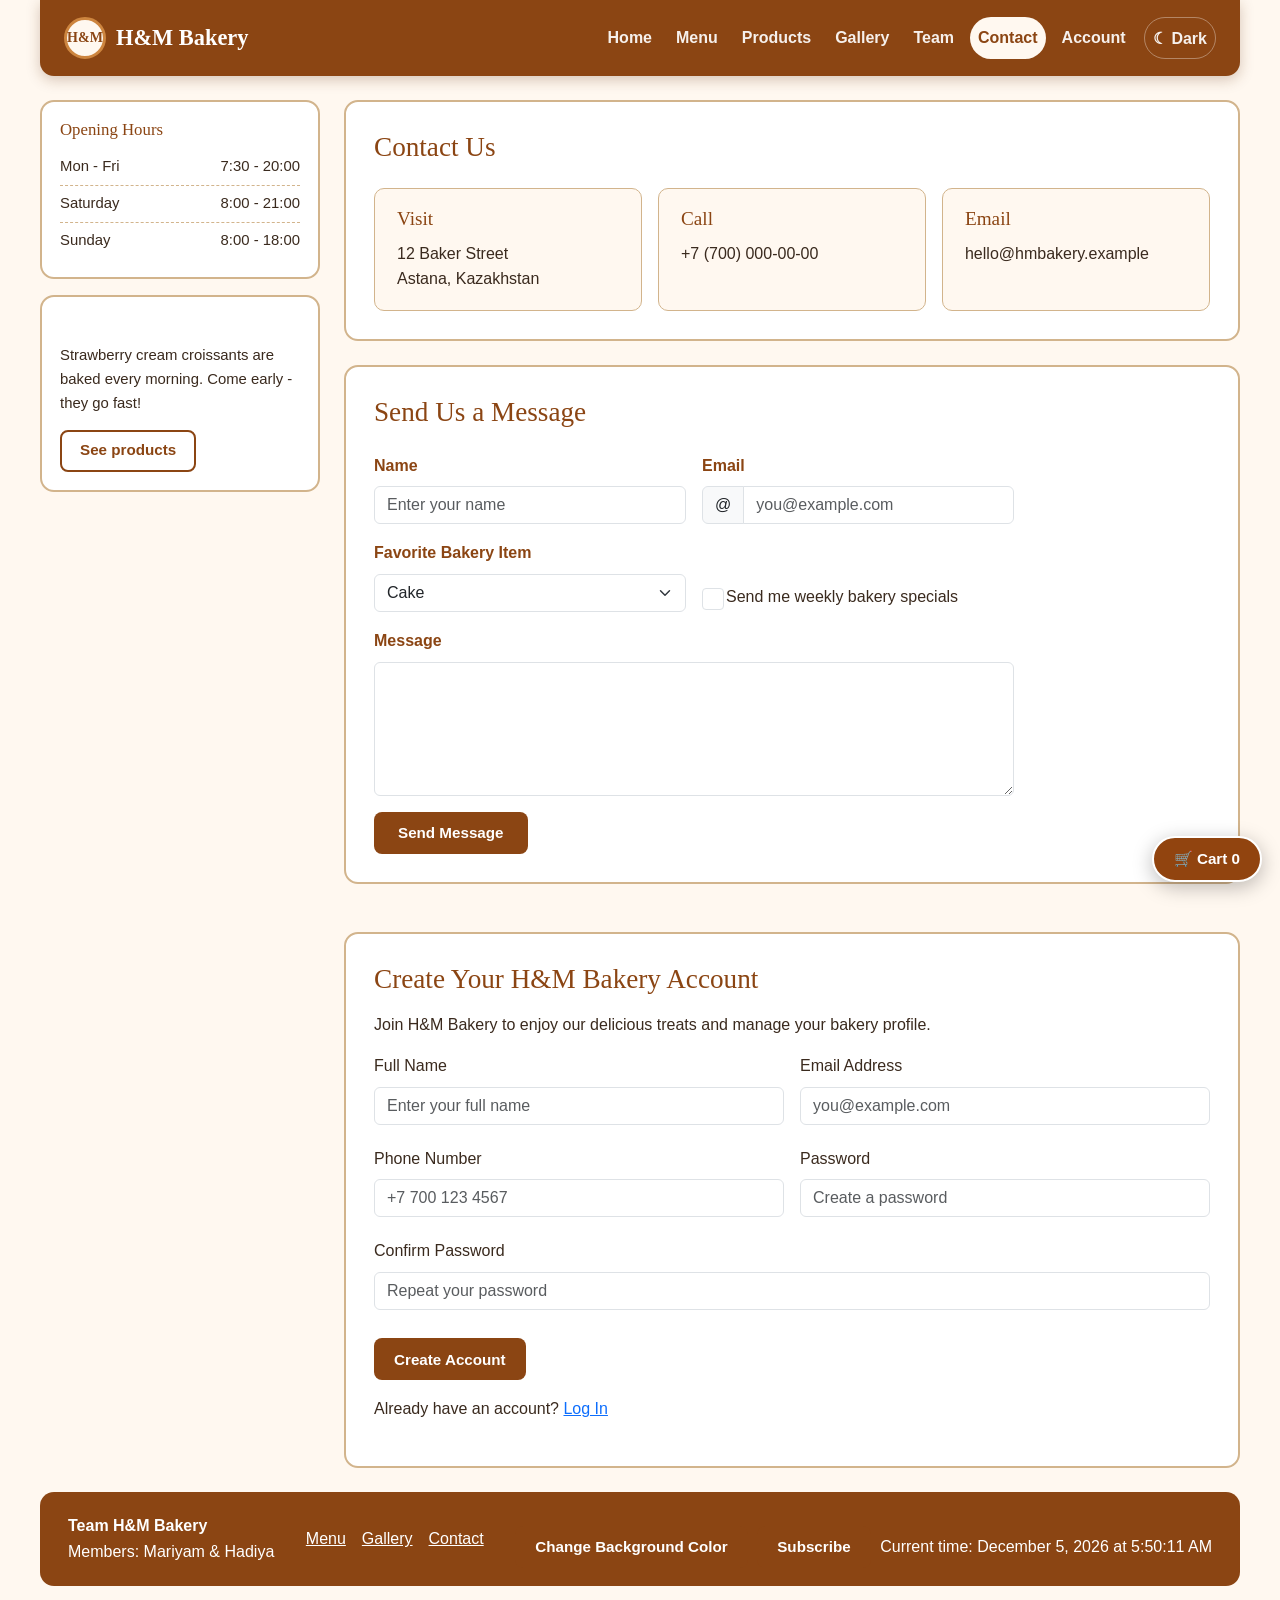
<file: contact.html>
<!DOCTYPE html>
<html lang="en">
<head>
    <meta charset="UTF-8">
    <meta name="viewport" content="width=device-width, initial-scale=1.0">
    <title>H&amp;M Bakery - Contact</title>
    <link rel="stylesheet" href="https://cdn.jsdelivr.net/npm/bootstrap@5.3.3/dist/css/bootstrap.min.css">
    <link rel="stylesheet" href="css/style.css">
    <link rel="stylesheet" href="css/assignment5.css">
    <link rel="stylesheet" href="css/final-polish.css">
</head>
<body>

<div class="page">

    <header class="site-header-area">
        <nav class="navbar navbar-expand-lg navbar-dark bakery-navbar sticky-top">
            <div class="container-fluid px-3 px-lg-4">
                <a class="navbar-brand" href="index.html" aria-label="H&amp;M Bakery home">
                    <span class="logo-mark">H&amp;M</span>
                    <span>H&amp;M Bakery</span>
                </a>
                <button class="navbar-toggler" type="button" data-bs-toggle="collapse"
                        data-bs-target="#mainNav" aria-controls="mainNav"
                        aria-expanded="false" aria-label="Toggle navigation">
                    <span class="navbar-toggler-icon"></span>
                </button>
                <div class="collapse navbar-collapse" id="mainNav">
                    <ul class="navbar-nav ms-auto mb-2 mb-lg-0 gap-lg-2">
                        <li class="nav-item"><a class="nav-link" href="index.html">Home</a></li>
                        <li class="nav-item"><a class="nav-link" href="menu.html">Menu</a></li>
                        <li class="nav-item"><a class="nav-link" href="products.html">Products</a></li>
                        <li class="nav-item"><a class="nav-link" href="gallery.html">Gallery</a></li>
                        <li class="nav-item"><a class="nav-link" href="team.html">Team</a></li>
                        <li class="nav-item"><a class="nav-link active" aria-current="page" href="contact.html">Contact</a></li>
                    </ul>
                </div>
            </div>
        </nav>
    </header>

    <aside class="sidebar">
        <section class="side-box">
            <h3>Opening Hours</h3>
            <ul class="hours">
                <li><span>Mon - Fri</span><span>7:30 - 20:00</span></li>
                <li><span>Saturday</span><span>8:00 - 21:00</span></li>
                <li><span>Sunday</span><span>8:00 - 18:00</span></li>
            </ul>
        </section>
        <section class="side-box side-special">
            <h3>Fresh Today</h3>
            <p>Strawberry cream croissants are baked every morning. Come early - they go fast!</p>
            <a class="btn btn-light" href="products.html">See products</a>
        </section>
    </aside>

    <main class="content">

        <!-- ASSIGNMENT 3 / TASK 3 — BOOTSTRAP GRID, three columns (col-lg-4)
             ASSIGNMENT 3 / TASK 4 — SPACING UTILITIES -->
        <section class="panel">
            <h2 class="mb-4">Contact Us</h2>
            <div class="row row-cols-1 row-cols-sm-3 g-3">
                <div class="col">
                    <div class="info-box h-100"><h3>Visit</h3><p class="mb-0">12 Baker Street<br>Astana, Kazakhstan</p></div>
                </div>
                <div class="col">
                    <div class="info-box h-100"><h3>Call</h3><p class="mb-0">+7 (700) 000-00-00</p></div>
                </div>
                <div class="col">
                    <div class="info-box h-100"><h3>Email</h3><p class="mb-0">hello@hmbakery.example</p></div>
                </div>
            </div>
        </section>

        <!-- ASSIGNMENT 3 / TASK 9 — RESPONSIVE FORM (Bootstrap form classes)
             ASSIGNMENT 3 / TASK 6 — BUTTONS
             ASSIGNMENT 3 / TASK 10 — ACCESSIBILITY (labels, semantic form) -->
        <section class="panel">
            <h2 class="mb-4">Send Us a Message</h2>
            <form id="contact-form" class="bs-form" novalidate>
                <div class="row g-3">
                    <div class="col-md-6">
                        <label for="name" class="form-label">Name</label>
                        <input id="name" name="name" type="text" class="form-control" placeholder="Enter your name">
                    </div>
                    <div class="col-md-6">
                        <label for="email" class="form-label">Email</label>
                        <div class="input-group">
                            <span class="input-group-text" id="email-addon">@</span>
                            <input id="email" name="email" type="text" inputmode="email" class="form-control" placeholder="you@example.com" aria-describedby="email-addon">
                        </div>
                    </div>
                    <div class="col-md-6">
                        <label for="item" class="form-label">Favorite Bakery Item</label>
                        <select id="item" name="item" class="form-select">
                            <option>Cake</option>
                            <option>Croissant</option>
                            <option>Donut</option>
                            <option>Cookies</option>
                        </select>
                    </div>
                    <div class="col-md-6 d-flex align-items-end">
                        <div class="form-check">
                            <input class="form-check-input" type="checkbox" id="newsletter" name="newsletter">
                            <label class="form-check-label" for="newsletter">
                                Send me weekly bakery specials
                            </label>
                        </div>
                    </div>
                    <div class="col-12">
                        <label for="msg" class="form-label">Message</label>
                        <textarea id="msg" name="msg" class="form-control" rows="5"></textarea>
                    </div>
                    <div class="col-12">
                        <button type="submit" class="btn btn-primary btn-lg px-4">Send Message</button>
                    </div>
                </div>
            </form>
        </section>

<section class="panel js-feature" id="register-section">
    <h2 class="mb-3">Create Your H&M Bakery Account</h2>

    <p>
        Join H&M Bakery to enjoy our delicious treats
        and manage your bakery profile.
    </p>

    <form id="register-form" novalidate>

        <div class="row g-3">

            <!-- Full Name -->
            <div class="col-md-6">
                <label for="register-name" class="form-label">
                    Full Name
                </label>

                <input
                    id="register-name"
                    name="name"
                    class="form-control"
                    type="text"
                    autocomplete="name"
                    placeholder="Enter your full name"
                    aria-describedby="register-name-error"
                >

                <div class="field-error"
                     id="register-name-error"
                     role="alert"></div>
            </div>

            <!-- Email -->
            <div class="col-md-6">
                <label for="register-email" class="form-label">
                    Email Address
                </label>

                <input
                    id="register-email"
                    name="email"
                    class="form-control"
                    type="text"
                    inputmode="email"
                    autocomplete="email"
                    placeholder="you@example.com"
                    aria-describedby="register-email-error"
                >

                <div class="field-error"
                     id="register-email-error"
                     role="alert"></div>
            </div>

            <!-- Phone -->
            <div class="col-md-6">
                <label for="register-phone" class="form-label">
                    Phone Number
                </label>

                <input
                    id="register-phone"
                    name="phone"
                    class="form-control"
                    type="tel"
                    autocomplete="tel"
                    placeholder="+7 700 123 4567"
                    aria-describedby="register-phone-error"
                >

                <div class="field-error"
                     id="register-phone-error"
                     role="alert"></div>
            </div>

            <!-- Password -->
            <div class="col-md-6">
                <label for="register-password" class="form-label">
                    Password
                </label>

                <input
                    id="register-password"
                    name="password"
                    class="form-control"
                    type="password"
                    autocomplete="new-password"
                    placeholder="Create a password"
                    aria-describedby="register-password-error"
                >

                <div class="field-error"
                     id="register-password-error"
                     role="alert"></div>
            </div>

            <!-- Confirm Password -->
            <div class="col-12">
                <label for="register-confirm" class="form-label">
                    Confirm Password
                </label>

                <input
                    id="register-confirm"
                    name="confirmPassword"
                    class="form-control"
                    type="password"
                    autocomplete="new-password"
                    placeholder="Repeat your password"
                    aria-describedby="register-confirm-error"
                >

                <div class="field-error"
                     id="register-confirm-error"
                     role="alert"></div>
            </div>

        </div>

        <button
            class="btn btn-primary mt-4"
            type="submit"
            id="register-submit"
        >
            Create Account
        </button>

        <p
            id="register-success"
            class="form-success mt-3"
            role="status"
            aria-live="polite">
        </p>

        <p class="mt-3">
            Already have an account?
            <a href="login.html">Log In</a>
        </p>

    </form>
</section>

    </main>

    <footer class="site-footer">
        <div>
            <p><strong>Team H&amp;M Bakery</strong></p>
            <p>Members: Mariyam &amp; Hadiya</p>
        </div>
        <nav class="footer-links" aria-label="Footer navigation">
            <a href="menu.html">Menu</a>
            <a href="gallery.html">Gallery</a>
            <a href="contact.html">Contact</a>
        </nav>
        <div class="footer-interactive"><button type="button" class="btn btn-sm btn-outline-light" id="change-color">Change Background Color</button> <button type="button" class="btn btn-sm btn-outline-light" id="open-subscribe">Subscribe</button><span>Current time: <time id="live-clock">Loading...</time></span></div>
    </footer>

</div>

<script src="https://cdn.jsdelivr.net/npm/bootstrap@5.3.3/dist/js/bootstrap.bundle.min.js"></script>
<div class="bakery-modal" id="subscribe-modal" hidden><div class="bakery-modal-dialog" role="dialog" aria-modal="true" aria-labelledby="subscribe-title"><button class="bakery-modal-close" type="button" id="close-subscribe" aria-label="Close subscription form">&times;</button><h2 id="subscribe-title">Subscribe to H&amp;M Bakery</h2><p>Get updates about our cakes and pastries.</p><form id="subscribe-form" novalidate><label for="subscribe-email" class="form-label">Email address</label><input id="subscribe-email" class="form-control" type="text" inputmode="email" autocomplete="email" placeholder="you@example.com"><p id="subscribe-feedback" class="form-feedback" aria-live="polite"></p><button type="submit" class="btn btn-primary">Subscribe</button></form></div></div>
<script src="js/script.js" defer></script>
<script src="js/assignment5.js" defer></script>

<!-- Assignment 5: shared interactive shopping cart -->
<aside id="a5-cart-drawer" class="a5-cart-drawer" hidden aria-label="Shopping cart" role="dialog" aria-modal="false">
  <div class="a5-cart-head"><h2>Your Cart</h2><button type="button" class="a5-btn" id="a5-cart-close" aria-label="Close cart">✕</button></div>
  <div id="a5-cart-lines" aria-live="polite"></div>
  <p id="a5-cart-total" class="a5-cart-total"></p>
  <button type="button" class="a5-btn" id="a5-cart-clear">Clear cart</button>
  <p class="a5-cart-note">Demo cart only — no payment or real order is placed.</p>
</aside>
<button type="button" id="a5-cart-toggle" class="a5-cart-floating" aria-controls="a5-cart-drawer" aria-expanded="false">🛒 Cart <span id="a5-cart-count">0</span></button>
<div id="a5-toast" class="a5-toast" role="status" aria-live="polite"></div>
<script src="js/ui-effects.js" defer></script>
</body>
</html>
</file>
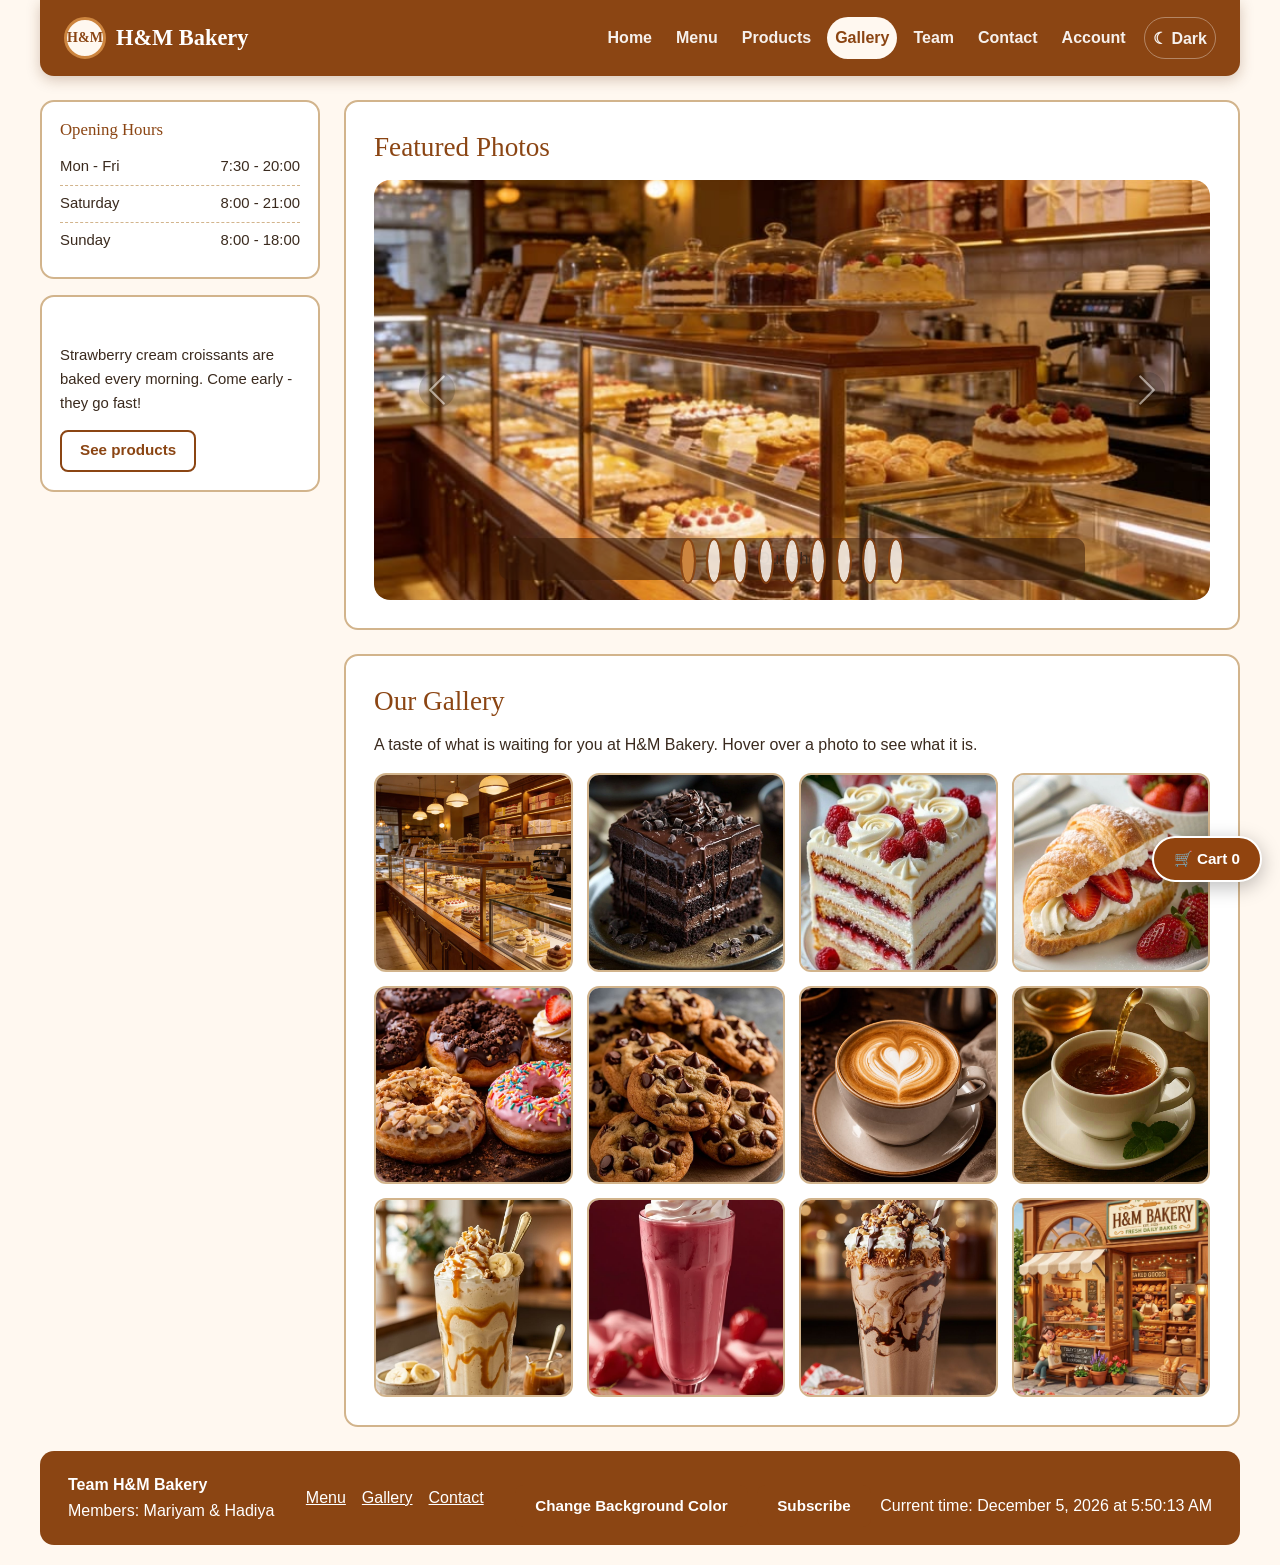
<file: gallery.html>
<!DOCTYPE html>
<html lang="en">
<head>
    <meta charset="UTF-8">
    <meta name="viewport" content="width=device-width, initial-scale=1.0">
    <title>H&amp;M Bakery - Gallery</title>
    <link rel="stylesheet" href="https://cdn.jsdelivr.net/npm/bootstrap@5.3.3/dist/css/bootstrap.min.css">
    <link rel="stylesheet" href="css/style.css">
    <link rel="stylesheet" href="css/assignment5.css">
    <link rel="stylesheet" href="css/final-polish.css">
</head>
<body>

<div class="page">

    <header class="site-header-area">
        <nav class="navbar navbar-expand-lg navbar-dark bakery-navbar sticky-top">
            <div class="container-fluid px-3 px-lg-4">
                <a class="navbar-brand" href="index.html" aria-label="H&amp;M Bakery home">
                    <span class="logo-mark">H&amp;M</span>
                    <span>H&amp;M Bakery</span>
                </a>
                <button class="navbar-toggler" type="button" data-bs-toggle="collapse"
                        data-bs-target="#mainNav" aria-controls="mainNav"
                        aria-expanded="false" aria-label="Toggle navigation">
                    <span class="navbar-toggler-icon"></span>
                </button>
                <div class="collapse navbar-collapse" id="mainNav">
                    <ul class="navbar-nav ms-auto mb-2 mb-lg-0 gap-lg-2">
                        <li class="nav-item"><a class="nav-link" href="index.html">Home</a></li>
                        <li class="nav-item"><a class="nav-link" href="menu.html">Menu</a></li>
                        <li class="nav-item"><a class="nav-link" href="products.html">Products</a></li>
                        <li class="nav-item"><a class="nav-link active" aria-current="page" href="gallery.html">Gallery</a></li>
                        <li class="nav-item"><a class="nav-link" href="team.html">Team</a></li>
                        <li class="nav-item"><a class="nav-link" href="contact.html">Contact</a></li>
                    </ul>
                </div>
            </div>
        </nav>
    </header>

    <aside class="sidebar">
        <section class="side-box">
            <h3>Opening Hours</h3>
            <ul class="hours">
                <li><span>Mon - Fri</span><span>7:30 - 20:00</span></li>
                <li><span>Saturday</span><span>8:00 - 21:00</span></li>
                <li><span>Sunday</span><span>8:00 - 18:00</span></li>
            </ul>
        </section>
        <section class="side-box side-special">
            <h3>Fresh Today</h3>
            <p>Strawberry cream croissants are baked every morning. Come early - they go fast!</p>
            <a class="btn btn-light" href="products.html">See products</a>
        </section>
    </aside>

    <main class="content">

        <!-- ASSIGNMENT 3 / TASK 7 — BOOTSTRAP CAROUSEL
             9 images, indicators + prev/next controls -->
        <section class="panel">
            <h2 class="mb-3">Featured Photos</h2>
            <div id="bakeryCarousel" class="carousel slide bakery-carousel" data-bs-ride="carousel">
                <div class="carousel-indicators">
                    <button type="button" data-bs-target="#bakeryCarousel" data-bs-slide-to="0" class="active" aria-current="true" aria-label="Slide 1"></button>
                    <button type="button" data-bs-target="#bakeryCarousel" data-bs-slide-to="1" aria-label="Slide 2"></button>
                    <button type="button" data-bs-target="#bakeryCarousel" data-bs-slide-to="2" aria-label="Slide 3"></button>
                    <button type="button" data-bs-target="#bakeryCarousel" data-bs-slide-to="3" aria-label="Slide 4"></button>
                    <button type="button" data-bs-target="#bakeryCarousel" data-bs-slide-to="4" aria-label="Slide 5"></button>
                    <button type="button" data-bs-target="#bakeryCarousel" data-bs-slide-to="5" aria-label="Slide 6"></button>
                    <button type="button" data-bs-target="#bakeryCarousel" data-bs-slide-to="6" aria-label="Slide 7"></button>
                    <button type="button" data-bs-target="#bakeryCarousel" data-bs-slide-to="7" aria-label="Slide 8"></button>
                    <button type="button" data-bs-target="#bakeryCarousel" data-bs-slide-to="8" aria-label="Slide 9"></button>
                </div>
                <div class="carousel-inner rounded-4">
                    <div class="carousel-item active">
                        <img src="images/bakery-display.jpg" class="d-block" alt="Display cabinet full of cakes">
                        <div class="carousel-caption d-none d-md-block"><p class="mb-0">Our Shop</p></div>
                    </div>
                    <div class="carousel-item">
                        <img src="images/chocolate-cake.jpg" class="d-block" alt="Slice of chocolate cake">
                        <div class="carousel-caption d-none d-md-block"><p class="mb-0">Chocolate Cake</p></div>
                    </div>
                    <div class="carousel-item">
                        <img src="images/vanilla-cake.jpg" class="d-block" alt="Slice of vanilla cake">
                        <div class="carousel-caption d-none d-md-block"><p class="mb-0">Vanilla Cake</p></div>
                    </div>
                    <div class="carousel-item">
                        <img src="images/croissant.jpg" class="d-block" alt="Strawberry croissant">
                        <div class="carousel-caption d-none d-md-block"><p class="mb-0">Strawberry Croissant</p></div>
                    </div>
                    <div class="carousel-item">
                        <img src="images/donut.jpg" class="d-block" alt="Assorted donuts">
                        <div class="carousel-caption d-none d-md-block"><p class="mb-0">Donuts</p></div>
                    </div>
                    <div class="carousel-item">
                        <img src="images/cookies.jpg" class="d-block" alt="Chocolate chip cookies">
                        <div class="carousel-caption d-none d-md-block"><p class="mb-0">Cookies</p></div>
                    </div>
                    <div class="carousel-item">
                        <img src="images/latte.jpg" class="d-block" alt="Latte with heart foam art">
                        <div class="carousel-caption d-none d-md-block"><p class="mb-0">Latte</p></div>
                    </div>
                    <div class="carousel-item">
                        <img src="images/green-tea.jpg" class="d-block" alt="Green tea being poured">
                        <div class="carousel-caption d-none d-md-block"><p class="mb-0">Green Tea</p></div>
                    </div>
                    <div class="carousel-item">
                        <img src="images/team-bakery.jpg" class="d-block" alt="H&amp;M Bakery shop front">
                        <div class="carousel-caption d-none d-md-block"><p class="mb-0">H&amp;M Bakery</p></div>
                    </div>
                </div>
                <button class="carousel-control-prev" type="button" data-bs-target="#bakeryCarousel" data-bs-slide="prev">
                    <span class="carousel-control-prev-icon" aria-hidden="true"></span>
                    <span class="visually-hidden">Previous</span>
                </button>
                <button class="carousel-control-next" type="button" data-bs-target="#bakeryCarousel" data-bs-slide="next">
                    <span class="carousel-control-next-icon" aria-hidden="true"></span>
                    <span class="visually-hidden">Next</span>
                </button>
            </div>
        </section>

        <!-- Assignment 2 / Task 4 — CSS Grid gallery (kept from Assignment 2) -->
        <section class="panel">
            <h2>Our Gallery</h2>
            <p>A taste of what is waiting for you at H&amp;M Bakery. Hover over a photo to see what it is.</p>
            <div class="gallery">
            <figure class="gallery-item" tabindex="0">
                <img src="images/bakery-display.jpg" alt="Our Shop" loading="lazy">
                <figcaption>Our Shop<small>Fresh cakes every day</small></figcaption>
            </figure>
            <figure class="gallery-item" tabindex="0">
                <img src="images/chocolate-cake.jpg" alt="Chocolate Cake" loading="lazy">
                <figcaption>Chocolate Cake<small>Layered and rich</small></figcaption>
            </figure>
            <figure class="gallery-item" tabindex="0">
                <img src="images/vanilla-cake.jpg" alt="Vanilla Cake" loading="lazy">
                <figcaption>Vanilla Cake<small>With raspberries</small></figcaption>
            </figure>
            <figure class="gallery-item" tabindex="0">
                <img src="images/croissant.jpg" alt="Strawberry Croissant" loading="lazy">
                <figcaption>Strawberry Croissant<small>Cream and berries</small></figcaption>
            </figure>
            <figure class="gallery-item" tabindex="0">
                <img src="images/donut.jpg" alt="Donuts" loading="lazy">
                <figcaption>Donuts<small>Baked fresh daily</small></figcaption>
            </figure>
            <figure class="gallery-item" tabindex="0">
                <img src="images/cookies.jpg" alt="Cookies" loading="lazy">
                <figcaption>Cookies<small>Chocolate chip</small></figcaption>
            </figure>
            <figure class="gallery-item" tabindex="0">
                <img src="images/latte.jpg" alt="Latte" loading="lazy">
                <figcaption>Latte<small>Heart foam art</small></figcaption>
            </figure>
            <figure class="gallery-item" tabindex="0">
                <img src="images/green-tea.jpg" alt="Green Tea" loading="lazy">
                <figcaption>Green Tea<small>Served with honey</small></figcaption>
            </figure>
            <figure class="gallery-item" tabindex="0">
                <img src="images/banana-caramel-shake.jpg" alt="Banana Caramel Shake" loading="lazy">
                <figcaption>Banana Caramel Shake<small>Cold drink</small></figcaption>
            </figure>
            <figure class="gallery-item" tabindex="0">
                <img src="images/milkshake-2.jpg" alt="Strawberry Milkshake" loading="lazy">
                <figcaption>Strawberry Milkshake<small>Cold drink</small></figcaption>
            </figure>
            <figure class="gallery-item" tabindex="0">
                <img src="images/milkshake.jpg" alt="Chocolate Shake" loading="lazy">
                <figcaption>Chocolate Shake<small>Cold drink</small></figcaption>
            </figure>
            <figure class="gallery-item" tabindex="0">
                <img src="images/team-bakery.jpg" alt="H&amp;M Bakery" loading="lazy">
                <figcaption>H&amp;M Bakery<small>Where it all begins</small></figcaption>
            </figure>
            </div>
        </section>
    </main>

    <footer class="site-footer">
        <div>
            <p><strong>Team H&amp;M Bakery</strong></p>
            <p>Members: Mariyam &amp; Hadiya</p>
        </div>
        <nav class="footer-links" aria-label="Footer navigation">
            <a href="menu.html">Menu</a>
            <a href="gallery.html">Gallery</a>
            <a href="contact.html">Contact</a>
        </nav>
        <div class="footer-interactive"><button type="button" class="btn btn-sm btn-outline-light" id="change-color">Change Background Color</button> <button type="button" class="btn btn-sm btn-outline-light" id="open-subscribe">Subscribe</button><span>Current time: <time id="live-clock">Loading...</time></span></div>
    </footer>

</div>

<script src="https://cdn.jsdelivr.net/npm/bootstrap@5.3.3/dist/js/bootstrap.bundle.min.js"></script>
<div class="bakery-modal" id="subscribe-modal" hidden><div class="bakery-modal-dialog" role="dialog" aria-modal="true" aria-labelledby="subscribe-title"><button class="bakery-modal-close" type="button" id="close-subscribe" aria-label="Close subscription form">&times;</button><h2 id="subscribe-title">Subscribe to H&amp;M Bakery</h2><p>Get updates about our cakes and pastries.</p><form id="subscribe-form" novalidate><label for="subscribe-email" class="form-label">Email address</label><input id="subscribe-email" class="form-control" type="text" inputmode="email" autocomplete="email" placeholder="you@example.com"><p id="subscribe-feedback" class="form-feedback" aria-live="polite"></p><button type="submit" class="btn btn-primary">Subscribe</button></form></div></div>
<script src="js/script.js" defer></script>
<script src="js/assignment5.js" defer></script>

<!-- Assignment 5: shared interactive shopping cart -->
<aside id="a5-cart-drawer" class="a5-cart-drawer" hidden aria-label="Shopping cart" role="dialog" aria-modal="false">
  <div class="a5-cart-head"><h2>Your Cart</h2><button type="button" class="a5-btn" id="a5-cart-close" aria-label="Close cart">✕</button></div>
  <div id="a5-cart-lines" aria-live="polite"></div>
  <p id="a5-cart-total" class="a5-cart-total"></p>
  <button type="button" class="a5-btn" id="a5-cart-clear">Clear cart</button>
  <p class="a5-cart-note">Demo cart only — no payment or real order is placed.</p>
</aside>
<button type="button" id="a5-cart-toggle" class="a5-cart-floating" aria-controls="a5-cart-drawer" aria-expanded="false">🛒 Cart <span id="a5-cart-count">0</span></button>
<div id="a5-toast" class="a5-toast" role="status" aria-live="polite"></div>
<script src="js/ui-effects.js" defer></script>
</body>
</html>
</file>
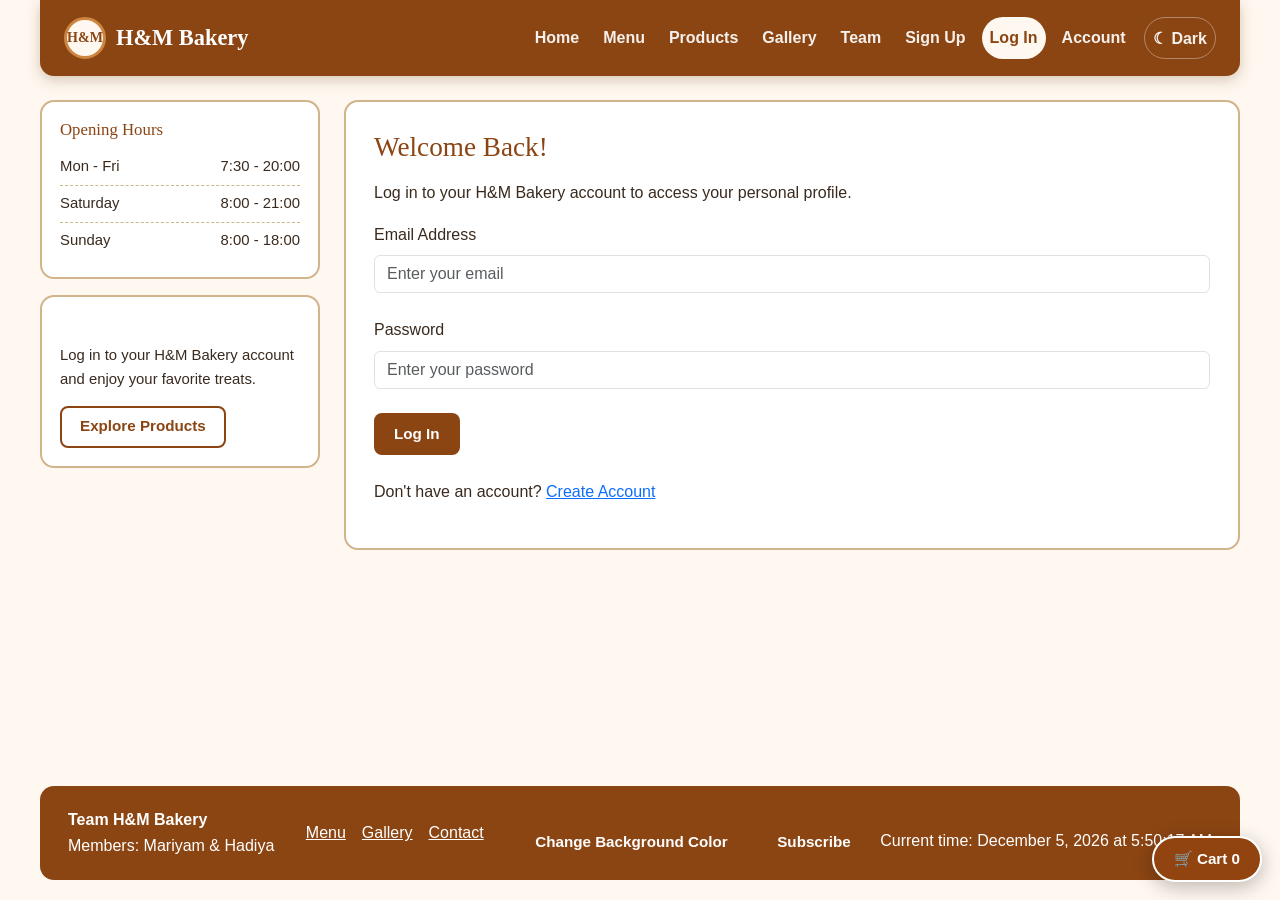
<file: login.html>
<!DOCTYPE html>
<html lang="en">
<head>
    <meta charset="UTF-8">
    <meta name="viewport" content="width=device-width, initial-scale=1.0">

    <title>H&M Bakery - Log In</title>

    <link rel="stylesheet"
          href="https://cdn.jsdelivr.net/npm/bootstrap@5.3.3/dist/css/bootstrap.min.css">

    <link rel="stylesheet" href="css/style.css">
    <link rel="stylesheet" href="css/assignment5.css">
    <link rel="stylesheet" href="css/final-polish.css">
</head>

<body>

<div class="page">

    <!-- HEADER -->
    <header class="site-header-area">

        <nav class="navbar navbar-expand-lg navbar-dark bakery-navbar sticky-top">

            <div class="container-fluid px-3 px-lg-4">

                <a class="navbar-brand" href="index.html">
                    <span class="logo-mark">H&M</span>
                    <span>H&M Bakery</span>
                </a>

                <button class="navbar-toggler"
                        type="button"
                        data-bs-toggle="collapse"
                        data-bs-target="#mainNav">

                    <span class="navbar-toggler-icon"></span>

                </button>

                <div class="collapse navbar-collapse" id="mainNav">

                    <ul class="navbar-nav ms-auto mb-2 mb-lg-0 gap-lg-2">

                        <li class="nav-item">
                            <a class="nav-link" href="index.html">Home</a>
                        </li>

                        <li class="nav-item">
                            <a class="nav-link" href="menu.html">Menu</a>
                        </li>

                        <li class="nav-item">
                            <a class="nav-link" href="products.html">Products</a>
                        </li>

                        <li class="nav-item">
                            <a class="nav-link" href="gallery.html">Gallery</a>
                        </li>

                        <li class="nav-item">
                            <a class="nav-link" href="team.html">Team</a>
                        </li>

                        <li class="nav-item">
                            <a class="nav-link" href="contact.html">Sign Up</a>
                        </li>

                        <li class="nav-item">
                            <a class="nav-link active" href="login.html">Log In</a>
                        </li>

                    </ul>

                </div>
            </div>
        </nav>
    </header>


    <!-- SIDEBAR -->
    <aside class="sidebar">

        <section class="side-box">

            <h3>Opening Hours</h3>

            <ul class="hours">
                <li><span>Mon - Fri</span><span>7:30 - 20:00</span></li>
                <li><span>Saturday</span><span>8:00 - 21:00</span></li>
                <li><span>Sunday</span><span>8:00 - 18:00</span></li>
            </ul>

        </section>

        <section class="side-box side-special">

            <h3>Welcome Back!</h3>

            <p>Log in to your H&M Bakery account and enjoy your favorite treats.</p>

            <a href="products.html" class="btn btn-light">
                Explore Products
            </a>

        </section>

    </aside>


    <!-- MAIN CONTENT -->
    <main class="content">

        <section class="panel">

            <h2 class="mb-3">Welcome Back!</h2>

            <p>
                Log in to your H&M Bakery account
                to access your personal profile.
            </p>

            <form id="login-form" novalidate>

                <!-- EMAIL -->
                <div class="mb-4">

                    <label for="login-email" class="form-label">
                        Email Address
                    </label>

                    <input
                        type="text"
                        id="login-email"
                        class="form-control"
                        placeholder="Enter your email"
                        autocomplete="email"
                        inputmode="email"
                        aria-describedby="login-email-error"
                    >

                    <div id="login-email-error"
                         class="field-error"
                         role="alert"></div>

                </div>


                <!-- PASSWORD -->
                <div class="mb-4">

                    <label for="login-password" class="form-label">
                        Password
                    </label>

                    <input
                        type="password"
                        id="login-password"
                        class="form-control"
                        placeholder="Enter your password"
                        autocomplete="current-password"
                        aria-describedby="login-password-error"
                    >

                    <div id="login-password-error"
                         class="field-error"
                         role="alert"></div>

                </div>


                <!-- GENERAL MESSAGE -->
                <p id="login-message"
                   class="form-feedback"
                   role="status"
                   aria-live="polite"></p>


                <button type="submit"
                        class="btn btn-primary btn-lg">

                    Log In

                </button>

                <p class="mt-4">

                    Don't have an account?

                    <a href="contact.html">Create Account</a>

                </p>

            </form>

        </section>

    </main>


    <!-- FOOTER -->
    <footer class="site-footer">

        <div>
            <p><strong>Team H&M Bakery</strong></p>
            <p>Members: Mariyam &amp; Hadiya</p>
        </div>

        <nav class="footer-links">

            <a href="menu.html">Menu</a>
            <a href="gallery.html">Gallery</a>
            <a href="contact.html">Contact</a>

        </nav>

        <div class="footer-interactive">

            <button type="button"
                    class="btn btn-sm btn-outline-light"
                    id="change-color">

                Change Background Color

            </button>

            <button type="button"
                    class="btn btn-sm btn-outline-light"
                    id="open-subscribe">

                Subscribe

            </button>

            <span>
                Current time:
                <time id="live-clock">Loading...</time>
            </span>

        </div>

    </footer>

</div>


<!-- SUBSCRIPTION MODAL -->
<div class="bakery-modal" id="subscribe-modal" hidden>

    <div class="bakery-modal-dialog"
         role="dialog"
         aria-modal="true"
         aria-labelledby="subscribe-title">

        <button class="bakery-modal-close"
                type="button"
                id="close-subscribe"
                aria-label="Close">&times;</button>

        <h2 id="subscribe-title">Subscribe to H&M Bakery</h2>

        <p>Get updates about our cakes and pastries.</p>

        <form id="subscribe-form" novalidate>

            <label for="subscribe-email" class="form-label">
                Email address
            </label>

            <input id="subscribe-email"
                   class="form-control"
                   type="text"
                   placeholder="you@example.com">

            <p id="subscribe-feedback"
               class="form-feedback"
               aria-live="polite"></p>

            <button type="submit" class="btn btn-primary">
                Subscribe
            </button>

        </form>

    </div>
</div>


<!-- SHOPPING CART -->
<aside id="a5-cart-drawer"
       class="a5-cart-drawer"
       hidden
       aria-label="Shopping cart"
       role="dialog">

    <div class="a5-cart-head">

        <h2>Your Cart</h2>

        <button type="button"
                class="a5-btn"
                id="a5-cart-close">✕</button>

    </div>

    <div id="a5-cart-lines" aria-live="polite"></div>

    <p id="a5-cart-total" class="a5-cart-total"></p>

    <button type="button"
            class="a5-btn"
            id="a5-cart-clear">Clear cart</button>

    <p class="a5-cart-note">
        Demo cart only — no real order is placed.
    </p>

</aside>

<button type="button"
        id="a5-cart-toggle"
        class="a5-cart-floating"
        aria-controls="a5-cart-drawer"
        aria-expanded="false">

    🛒 Cart <span id="a5-cart-count">0</span>

</button>

<div id="a5-toast" class="a5-toast"
     role="status"
     aria-live="polite"></div>


<!-- SCRIPTS -->
<script src="https://cdn.jsdelivr.net/npm/bootstrap@5.3.3/dist/js/bootstrap.bundle.min.js"></script>

<script src="js/script.js" defer></script>
<script src="js/assignment5.js" defer></script>
<script src="js/auth.js" defer></script>
<script src="js/ui-effects.js" defer></script>
</body>
</html>
</file>
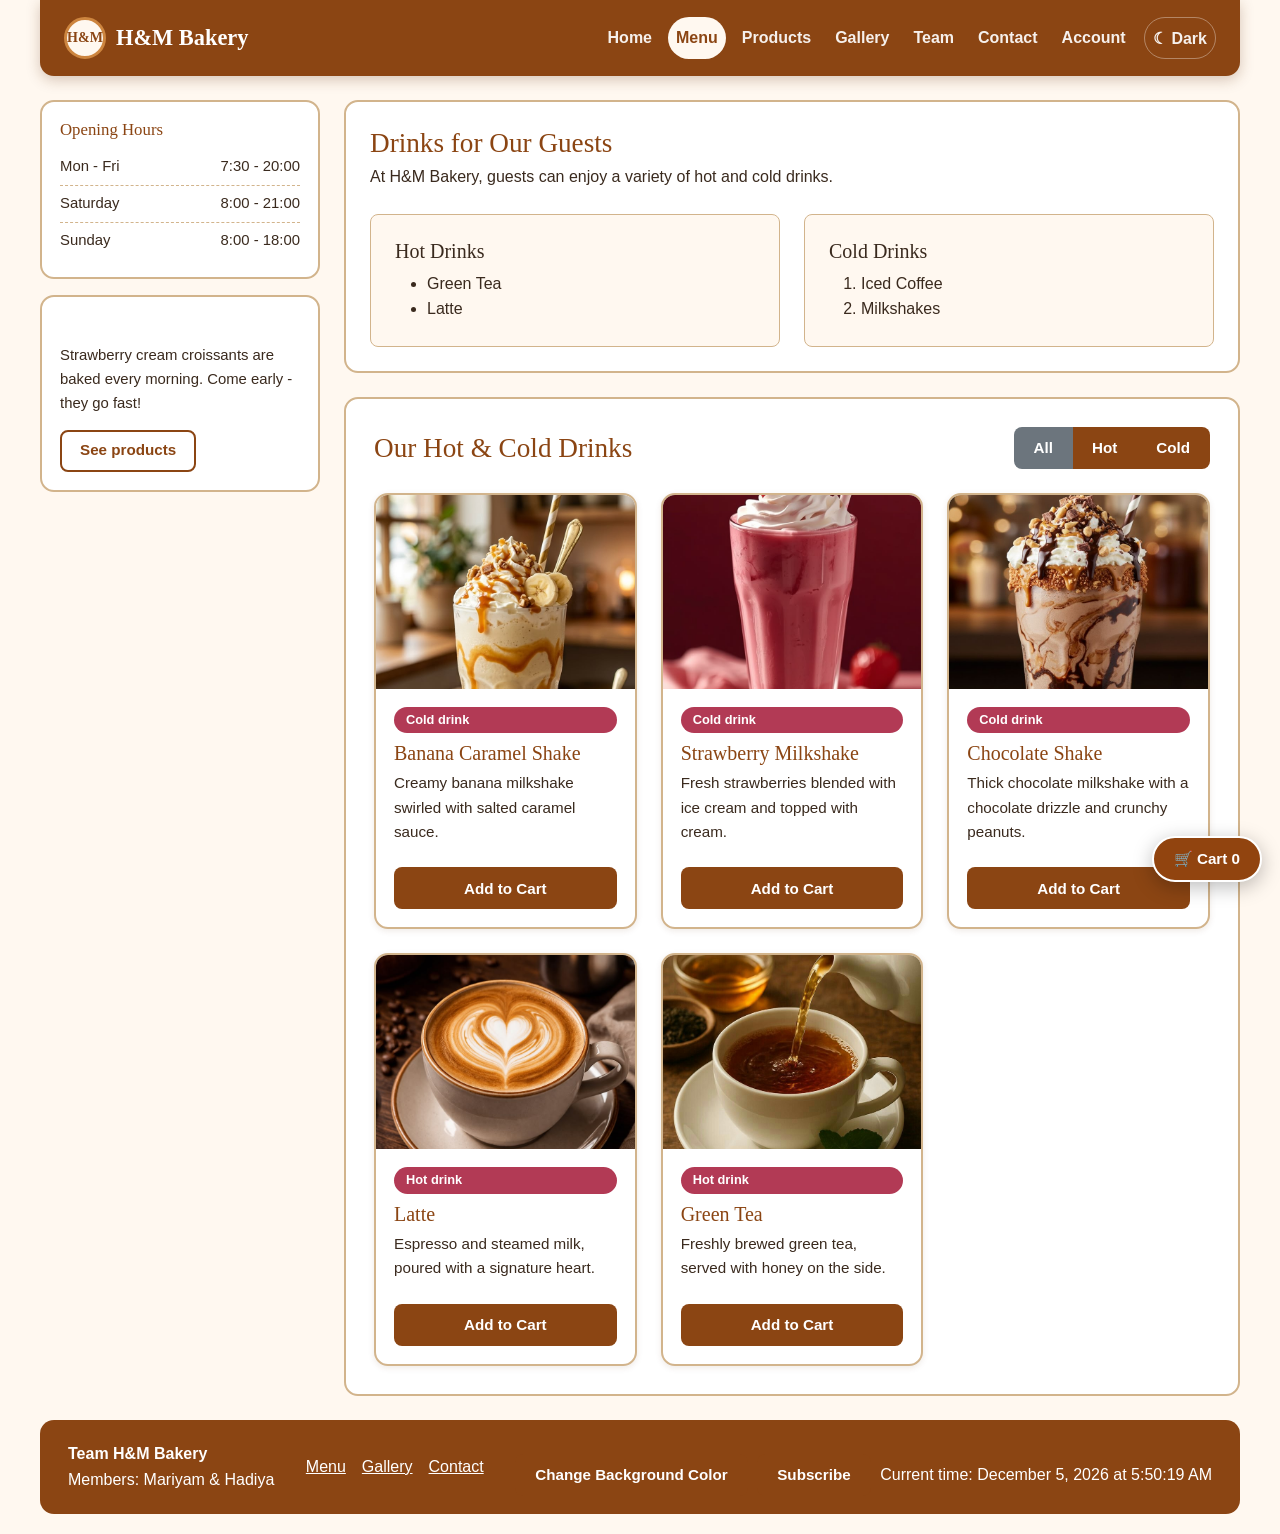
<file: menu.html>
<!DOCTYPE html>
<html lang="en">
<head>
    <meta charset="UTF-8">
    <meta name="viewport" content="width=device-width, initial-scale=1.0">
    <title>H&amp;M Bakery - Menu</title>
    <link rel="stylesheet" href="https://cdn.jsdelivr.net/npm/bootstrap@5.3.3/dist/css/bootstrap.min.css">
    <link rel="stylesheet" href="css/style.css">
    <link rel="stylesheet" href="css/assignment5.css">
    <link rel="stylesheet" href="css/final-polish.css">
</head>
<body>

<div class="page">

    <header class="site-header-area">
        <nav class="navbar navbar-expand-lg navbar-dark bakery-navbar sticky-top">
            <div class="container-fluid px-3 px-lg-4">
                <a class="navbar-brand" href="index.html" aria-label="H&amp;M Bakery home">
                    <span class="logo-mark">H&amp;M</span>
                    <span>H&amp;M Bakery</span>
                </a>
                <button class="navbar-toggler" type="button" data-bs-toggle="collapse"
                        data-bs-target="#mainNav" aria-controls="mainNav"
                        aria-expanded="false" aria-label="Toggle navigation">
                    <span class="navbar-toggler-icon"></span>
                </button>
                <div class="collapse navbar-collapse" id="mainNav">
                    <ul class="navbar-nav ms-auto mb-2 mb-lg-0 gap-lg-2">
                        <li class="nav-item"><a class="nav-link" href="index.html">Home</a></li>
                        <li class="nav-item"><a class="nav-link active" aria-current="page" href="menu.html">Menu</a></li>
                        <li class="nav-item"><a class="nav-link" href="products.html">Products</a></li>
                        <li class="nav-item"><a class="nav-link" href="gallery.html">Gallery</a></li>
                        <li class="nav-item"><a class="nav-link" href="team.html">Team</a></li>
                        <li class="nav-item"><a class="nav-link" href="contact.html">Contact</a></li>
                    </ul>
                </div>
            </div>
        </nav>
    </header>

    <aside class="sidebar">
        <section class="side-box">
            <h3>Opening Hours</h3>
            <ul class="hours">
                <li><span>Mon - Fri</span><span>7:30 - 20:00</span></li>
                <li><span>Saturday</span><span>8:00 - 21:00</span></li>
                <li><span>Sunday</span><span>8:00 - 18:00</span></li>
            </ul>
        </section>
        <section class="side-box side-special">
            <h3>Fresh Today</h3>
            <p>Strawberry cream croissants are baked every morning. Come early - they go fast!</p>
            <a class="btn btn-light" href="products.html">See products</a>
        </section>
    </aside>

    <main class="content">

        <!-- ASSIGNMENT 3 / TASK 3 — BOOTSTRAP GRID, two columns (col-lg-6)
             ASSIGNMENT 3 / TASK 4 — SPACING UTILITIES -->
        <section class="panel p-0 overflow-hidden">
            <div class="container-fluid px-sm-2 px-md-4 py-4">
                <h2 class="mb-1">Drinks for Our Guests</h2>
                <p class="mb-4">At H&amp;M Bakery, guests can enjoy a variety of hot and cold drinks.</p>
                <div class="row g-4">
                    <div class="col-lg-6">
                        <div class="p-3 p-lg-4 h-100 rounded-3" style="background:var(--cream); border:1px solid var(--sand);">
                            <h3 class="h5">Hot Drinks</h3>
                            <ul class="mb-0">
                                <li>Green Tea</li>
                                <li>Latte</li>
                            </ul>
                        </div>
                    </div>
                    <div class="col-lg-6">
                        <div class="p-3 p-lg-4 h-100 rounded-3" style="background:var(--cream); border:1px solid var(--sand);">
                            <h3 class="h5">Cold Drinks</h3>
                            <ol class="mb-0">
                                <li>Iced Coffee</li>
                                <li>Milkshakes</li>
                            </ol>
                        </div>
                    </div>
                </div>
            </div>
        </section>

        <!-- ASSIGNMENT 3 / TASK 6 — BUTTONS + button group (interactive filter)
             ASSIGNMENT 3 / TASK 8 — BOOTSTRAP CARDS -->
        <section class="panel">
            <div class="d-flex flex-wrap justify-content-between align-items-center mb-4 gap-3">
                <h2 class="mb-0">Our Hot &amp; Cold Drinks</h2>
                <div class="btn-group a5-drink-filters" role="group" aria-label="Filter drinks by type">
                    <button type="button" class="btn btn-outline-secondary btn-sm active" data-drink-filter="all" aria-pressed="true">All</button>
                    <button type="button" class="btn btn-outline-secondary btn-sm" data-drink-filter="hot" aria-pressed="false">Hot</button>
                    <button type="button" class="btn btn-outline-secondary btn-sm" data-drink-filter="cold" aria-pressed="false">Cold</button>
                </div>
            </div>
            <p id="a5-drink-status" class="visually-hidden" role="status" aria-live="polite"></p>
            <div class="row row-cols-1 row-cols-sm-2 row-cols-lg-3 g-4" id="a5-drink-grid">
                <div class="col" data-drink-type="cold">
                    <div class="card bs-card h-100">
                        <img src="images/banana-caramel-shake.jpg" class="card-img-top" alt="Banana caramel milkshake with whipped cream">
                        <div class="card-body d-flex flex-column">
                            <span class="bs-price mb-2">Cold drink</span>
                            <h3 class="card-title h5">Banana Caramel Shake</h3>
                            <p class="card-text flex-grow-1">Creamy banana milkshake swirled with salted caramel sauce.</p>
                            <button type="button" class="btn btn-primary mt-2 a5-order" data-product="Banana Caramel Shake">Add to Cart</button>
                        </div>
                    </div>
                </div>
                <div class="col" data-drink-type="cold">
                    <div class="card bs-card h-100">
                        <img src="images/milkshake-2.jpg" class="card-img-top" alt="Pink strawberry milkshake with whipped cream">
                        <div class="card-body d-flex flex-column">
                            <span class="bs-price mb-2">Cold drink</span>
                            <h3 class="card-title h5">Strawberry Milkshake</h3>
                            <p class="card-text flex-grow-1">Fresh strawberries blended with ice cream and topped with cream.</p>
                            <button type="button" class="btn btn-primary mt-2 a5-order" data-product="Strawberry Milkshake">Add to Cart</button>
                        </div>
                    </div>
                </div>
                <div class="col" data-drink-type="cold">
                    <div class="card bs-card h-100">
                        <img src="images/milkshake.jpg" class="card-img-top" alt="Chocolate milkshake topped with peanuts">
                        <div class="card-body d-flex flex-column">
                            <span class="bs-price mb-2">Cold drink</span>
                            <h3 class="card-title h5">Chocolate Shake</h3>
                            <p class="card-text flex-grow-1">Thick chocolate milkshake with a chocolate drizzle and crunchy peanuts.</p>
                            <button type="button" class="btn btn-primary mt-2 a5-order" data-product="Chocolate Shake">Add to Cart</button>
                        </div>
                    </div>
                </div>
                <div class="col" data-drink-type="hot">
                    <div class="card bs-card h-100">
                        <img src="images/latte.jpg" class="card-img-top" alt="Latte with heart-shaped foam art">
                        <div class="card-body d-flex flex-column">
                            <span class="bs-price mb-2">Hot drink</span>
                            <h3 class="card-title h5">Latte</h3>
                            <p class="card-text flex-grow-1">Espresso and steamed milk, poured with a signature heart.</p>
                            <button type="button" class="btn btn-primary mt-2 a5-order" data-product="Latte">Add to Cart</button>
                        </div>
                    </div>
                </div>
                <div class="col" data-drink-type="hot">
                    <div class="card bs-card h-100">
                        <img src="images/green-tea.jpg" class="card-img-top" alt="Cup of green tea being poured">
                        <div class="card-body d-flex flex-column">
                            <span class="bs-price mb-2">Hot drink</span>
                            <h3 class="card-title h5">Green Tea</h3>
                            <p class="card-text flex-grow-1">Freshly brewed green tea, served with honey on the side.</p>
                            <button type="button" class="btn btn-primary mt-2 a5-order" data-product="Green Tea">Add to Cart</button>
                        </div>
                    </div>
                </div>
            </div>
        </section>
    </main>

    <footer class="site-footer">
        <div>
            <p><strong>Team H&amp;M Bakery</strong></p>
            <p>Members: Mariyam &amp; Hadiya</p>
        </div>
        <nav class="footer-links" aria-label="Footer navigation">
            <a href="menu.html">Menu</a>
            <a href="gallery.html">Gallery</a>
            <a href="contact.html">Contact</a>
        </nav>
        <div class="footer-interactive"><button type="button" class="btn btn-sm btn-outline-light" id="change-color">Change Background Color</button> <button type="button" class="btn btn-sm btn-outline-light" id="open-subscribe">Subscribe</button><span>Current time: <time id="live-clock">Loading...</time></span></div>
    </footer>

</div>

<script src="https://cdn.jsdelivr.net/npm/bootstrap@5.3.3/dist/js/bootstrap.bundle.min.js"></script>
<div class="bakery-modal" id="subscribe-modal" hidden><div class="bakery-modal-dialog" role="dialog" aria-modal="true" aria-labelledby="subscribe-title"><button class="bakery-modal-close" type="button" id="close-subscribe" aria-label="Close subscription form">&times;</button><h2 id="subscribe-title">Subscribe to H&amp;M Bakery</h2><p>Get updates about our cakes and pastries.</p><form id="subscribe-form" novalidate><label for="subscribe-email" class="form-label">Email address</label><input id="subscribe-email" class="form-control" type="text" inputmode="email" autocomplete="email" placeholder="you@example.com"><p id="subscribe-feedback" class="form-feedback" aria-live="polite"></p><button type="submit" class="btn btn-primary">Subscribe</button></form></div></div>
<script src="js/script.js" defer></script>
<script src="js/assignment5.js" defer></script>

<!-- Assignment 5: shared interactive shopping cart -->
<aside id="a5-cart-drawer" class="a5-cart-drawer" hidden aria-label="Shopping cart" role="dialog" aria-modal="false">
  <div class="a5-cart-head"><h2>Your Cart</h2><button type="button" class="a5-btn" id="a5-cart-close" aria-label="Close cart">✕</button></div>
  <div id="a5-cart-lines" aria-live="polite"></div>
  <p id="a5-cart-total" class="a5-cart-total"></p>
  <button type="button" class="a5-btn" id="a5-cart-clear">Clear cart</button>
  <p class="a5-cart-note">Demo cart only — no payment or real order is placed.</p>
</aside>
<button type="button" id="a5-cart-toggle" class="a5-cart-floating" aria-controls="a5-cart-drawer" aria-expanded="false">🛒 Cart <span id="a5-cart-count">0</span></button>
<div id="a5-toast" class="a5-toast" role="status" aria-live="polite"></div>
<script src="js/ui-effects.js" defer></script>
</body>
</html>
</file>
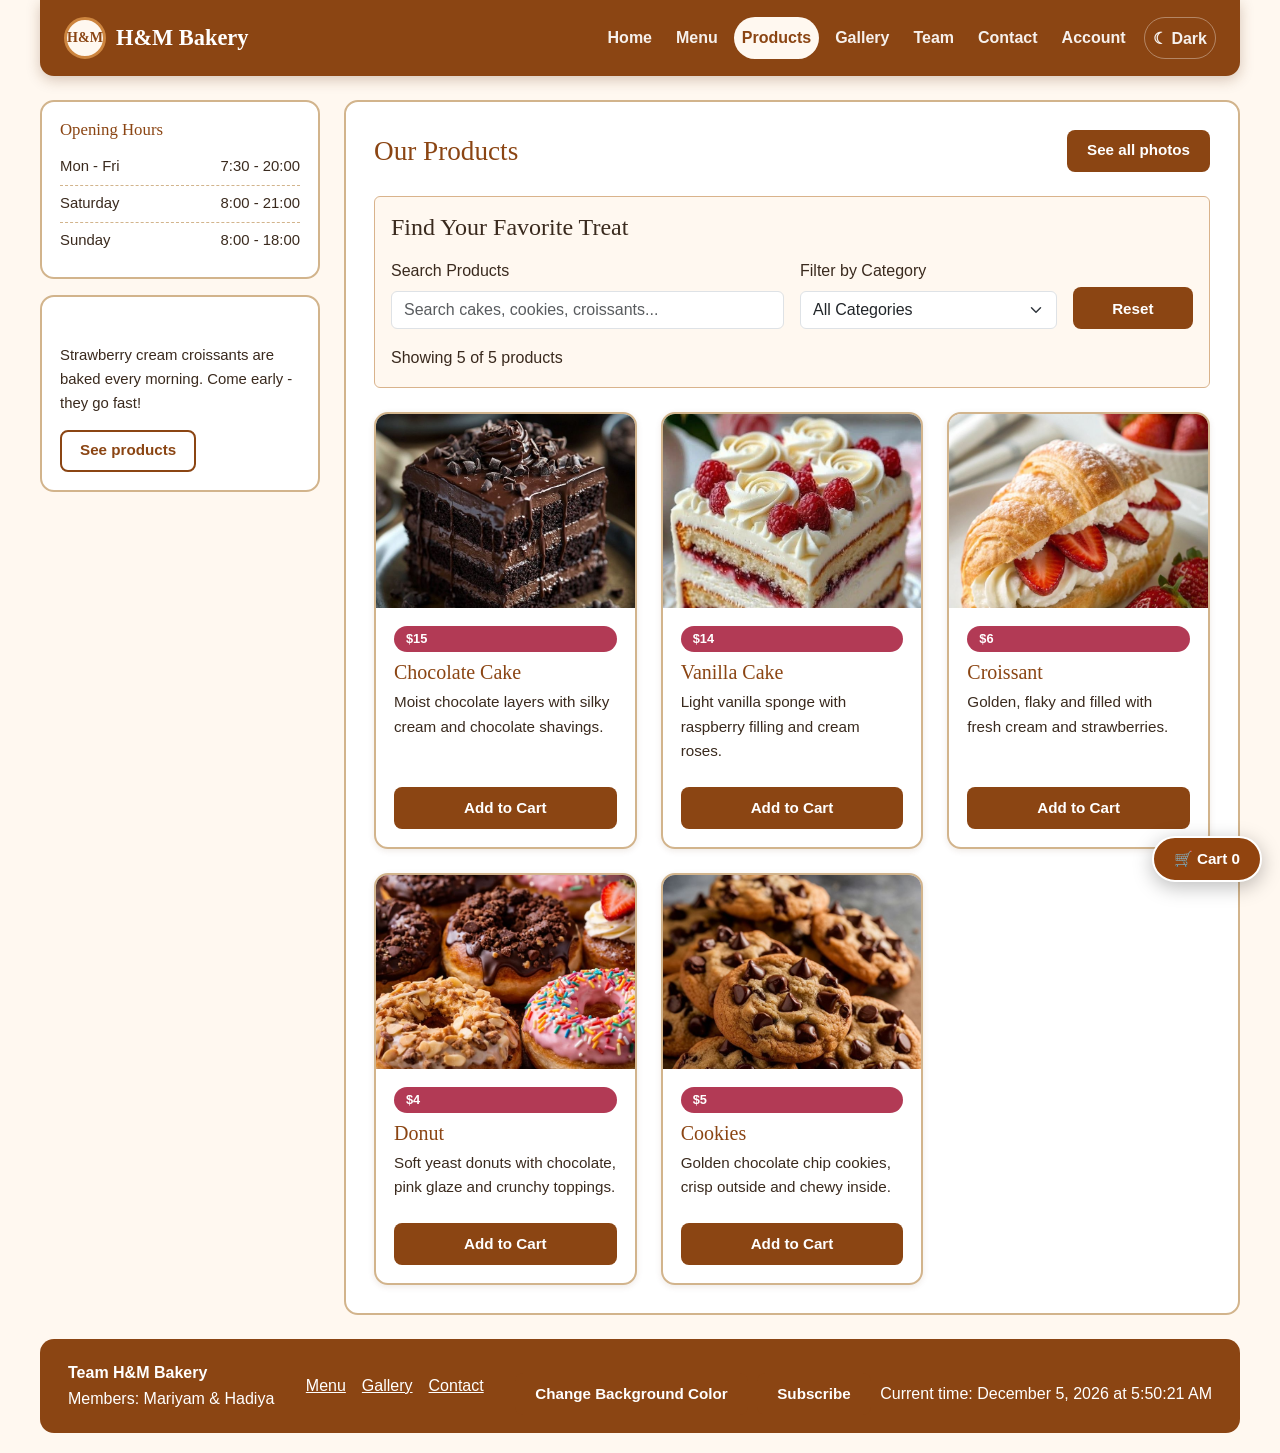
<file: products.html>
<!DOCTYPE html>
<html lang="en">
<head>
    <meta charset="UTF-8">
    <meta name="viewport" content="width=device-width, initial-scale=1.0">
    <title>H&M Bakery - Products</title>

    <!-- Bootstrap 5.3 -->
    <link rel="stylesheet" href="https://cdn.jsdelivr.net/npm/bootstrap@5.3.3/dist/css/bootstrap.min.css">

    <!-- Project CSS -->
    <link rel="stylesheet" href="css/style.css">
    <link rel="stylesheet" href="css/assignment5.css">

    <link rel="stylesheet" href="css/final-polish.css">
</head>
<body>

<div class="page">

    <!-- HEADER / NAVIGATION -->
    <header class="site-header-area">
        <nav class="navbar navbar-expand-lg navbar-dark bakery-navbar sticky-top">
            <div class="container-fluid px-3 px-lg-4">

                <a class="navbar-brand" href="index.html" aria-label="H&M Bakery home">
                    <span class="logo-mark">H&M</span>
                    <span>H&M Bakery</span>
                </a>

                <button class="navbar-toggler" type="button"
                        data-bs-toggle="collapse"
                        data-bs-target="#mainNav"
                        aria-controls="mainNav"
                        aria-expanded="false"
                        aria-label="Toggle navigation">
                    <span class="navbar-toggler-icon"></span>
                </button>

                <div class="collapse navbar-collapse" id="mainNav">
                    <ul class="navbar-nav ms-auto mb-2 mb-lg-0 gap-lg-2">
                        <li class="nav-item">
                            <a class="nav-link" href="index.html">Home</a>
                        </li>
                        <li class="nav-item">
                            <a class="nav-link" href="menu.html">Menu</a>
                        </li>
                        <li class="nav-item">
                            <a class="nav-link active" aria-current="page" href="products.html">Products</a>
                        </li>
                        <li class="nav-item">
                            <a class="nav-link" href="gallery.html">Gallery</a>
                        </li>
                        <li class="nav-item">
                            <a class="nav-link" href="team.html">Team</a>
                        </li>
                        <li class="nav-item">
                            <a class="nav-link" href="contact.html">Contact</a>
                        </li>
                    </ul>
                </div>

            </div>
        </nav>
    </header>


    <!-- SIDEBAR -->
    <aside class="sidebar">

        <section class="side-box">
            <h3>Opening Hours</h3>

            <ul class="hours">
                <li><span>Mon - Fri</span><span>7:30 - 20:00</span></li>
                <li><span>Saturday</span><span>8:00 - 21:00</span></li>
                <li><span>Sunday</span><span>8:00 - 18:00</span></li>
            </ul>
        </section>

        <section class="side-box side-special">
            <h3>Fresh Today</h3>
            <p>
                Strawberry cream croissants are baked every morning.
                Come early - they go fast!
            </p>
            <a class="btn btn-light" href="products.html">See products</a>
        </section>

    </aside>


    <!-- MAIN CONTENT -->
    <main class="content">

        <!-- PRODUCT SEARCH AND FILTER SECTION -->
        <section class="panel">

            <div class="d-flex flex-wrap justify-content-between align-items-center mb-4 gap-3">
                <h2 class="mb-0">Our Products</h2>

                <a class="btn btn-outline-primary btn-sm" href="gallery.html">
                    See all photos
                </a>
            </div>


            <!-- SEARCH AND FILTER -->
            <div class="product-search-panel mb-4 p-3 rounded"
                 style="background-color: #fff8f0; border: 1px solid #d9b38c;">

                <h3 class="h4 mb-3">Find Your Favorite Treat</h3>

                <div class="row g-3">

                    <div class="col-md-6">
                        <label for="product-search" class="form-label">
                            Search Products
                        </label>

                        <input
                            type="search"
                            id="product-search"
                            class="form-control"
                            placeholder="Search cakes, cookies, croissants..."
                            autocomplete="off">
                    </div>


                    <div class="col-md-4">
                        <label for="product-category" class="form-label">
                            Filter by Category
                        </label>

                        <select id="product-category" class="form-select">
                            <option value="all">All Categories</option>
                            <option value="cake">Cakes</option>
                            <option value="pastry">Pastries</option>
                            <option value="dessert">Desserts</option>
                            <option value="snack">Snacks</option>
                        </select>
                    </div>


                    <div class="col-md-2 d-flex align-items-end">
                        <button
                            type="button"
                            id="reset-product-search"
                            class="btn btn-outline-primary w-100">
                            Reset
                        </button>
                    </div>

                </div>

                <p id="product-results-count"
                   class="mt-3 mb-0"
                   aria-live="polite">
                    Showing all 5 products
                </p>

            </div>


            <!-- PRODUCTS GRID -->
            <div id="products-container"
                 class="row row-cols-1 row-cols-sm-2 row-cols-lg-3 g-4">


                <!-- PRODUCT 1: CHOCOLATE CAKE -->
                <div class="col product-item"
                     data-name="Chocolate Cake"
                     data-category="cake">

                    <div class="card bs-card h-100">

                        <img src="images/chocolate-cake.jpg"
                             class="card-img-top"
                             alt="Slice of layered chocolate cake">

                        <div class="card-body d-flex flex-column">

                            <span class="bs-price mb-2">$15</span>

                            <h3 class="card-title h5">Chocolate Cake</h3>

                            <p class="card-text flex-grow-1">
                                Moist chocolate layers with silky cream
                                and chocolate shavings.
                            </p>

                            <button type="button"
                                    class="btn btn-primary mt-2 a5-order"
                                    data-product="Chocolate Cake">
                                Add to Cart
                            </button>

                        </div>
                    </div>
                </div>


                <!-- PRODUCT 2: VANILLA CAKE -->
                <div class="col product-item"
                     data-name="Vanilla Cake"
                     data-category="cake">

                    <div class="card bs-card h-100">

                        <img src="images/vanilla-cake.jpg"
                             class="card-img-top"
                             alt="Slice of vanilla cake with raspberries">

                        <div class="card-body d-flex flex-column">

                            <span class="bs-price mb-2">$14</span>

                            <h3 class="card-title h5">Vanilla Cake</h3>

                            <p class="card-text flex-grow-1">
                                Light vanilla sponge with raspberry
                                filling and cream roses.
                            </p>

                            <button type="button"
                                    class="btn btn-primary mt-2 a5-order"
                                    data-product="Vanilla Cake">
                                Add to Cart
                            </button>

                        </div>
                    </div>
                </div>


                <!-- PRODUCT 3: CROISSANT -->
                <div class="col product-item"
                     data-name="Croissant"
                     data-category="pastry">

                    <div class="card bs-card h-100">

                        <img src="images/croissant.jpg"
                             class="card-img-top"
                             alt="Croissant filled with cream and strawberries">

                        <div class="card-body d-flex flex-column">

                            <span class="bs-price mb-2">$6</span>

                            <h3 class="card-title h5">Croissant</h3>

                            <p class="card-text flex-grow-1">
                                Golden, flaky and filled with fresh
                                cream and strawberries.
                            </p>

                            <button type="button"
                                    class="btn btn-primary mt-2 a5-order"
                                    data-product="Croissant">
                                Add to Cart
                            </button>

                        </div>
                    </div>
                </div>


                <!-- PRODUCT 4: DONUT -->
                <div class="col product-item"
                     data-name="Donut"
                     data-category="dessert">

                    <div class="card bs-card h-100">

                        <img src="images/donut.jpg"
                             class="card-img-top"
                             alt="Assorted glazed and chocolate donuts">

                        <div class="card-body d-flex flex-column">

                            <span class="bs-price mb-2">$4</span>

                            <h3 class="card-title h5">Donut</h3>

                            <p class="card-text flex-grow-1">
                                Soft yeast donuts with chocolate,
                                pink glaze and crunchy toppings.
                            </p>

                            <button type="button"
                                    class="btn btn-primary mt-2 a5-order"
                                    data-product="Donut">
                                Add to Cart
                            </button>

                        </div>
                    </div>
                </div>


                <!-- PRODUCT 5: COOKIES -->
                <div class="col product-item"
                     data-name="Cookies"
                     data-category="snack">

                    <div class="card bs-card h-100">

                        <img src="images/cookies.jpg"
                             class="card-img-top"
                             alt="Chocolate chip cookies on a wooden board">

                        <div class="card-body d-flex flex-column">

                            <span class="bs-price mb-2">$5</span>

                            <h3 class="card-title h5">Cookies</h3>

                            <p class="card-text flex-grow-1">
                                Golden chocolate chip cookies,
                                crisp outside and chewy inside.
                            </p>

                            <button type="button"
                                    class="btn btn-primary mt-2 a5-order"
                                    data-product="Cookies">
                                Add to Cart
                            </button>

                        </div>
                    </div>
                </div>

            </div>


            <!-- NO RESULTS MESSAGE -->
            <p id="no-products-message"
               class="text-center mt-4"
               style="display: none;"
               role="status">

                No products found. Please try another search.

            </p>

        </section>

    </main>


    <!-- FOOTER -->
    <footer class="site-footer">

        <div>
            <p><strong>Team H&M Bakery</strong></p>
            <p>Members: Mariyam &amp; Hadiya</p>
        </div>

        <nav class="footer-links" aria-label="Footer navigation">
            <a href="menu.html">Menu</a>
            <a href="gallery.html">Gallery</a>
            <a href="contact.html">Contact</a>
        </nav>

        <div class="footer-interactive">

            <button type="button"
                    class="btn btn-sm btn-outline-light"
                    id="change-color">
                Change Background Color
            </button>

            <button type="button"
                    class="btn btn-sm btn-outline-light"
                    id="open-subscribe">
                Subscribe
            </button>

            <span>
                Current time:
                <time id="live-clock">Loading...</time>
            </span>

        </div>

    </footer>

</div>


<!-- BOOTSTRAP JAVASCRIPT -->
<script src="https://cdn.jsdelivr.net/npm/bootstrap@5.3.3/dist/js/bootstrap.bundle.min.js"></script>


<!-- SUBSCRIPTION MODAL -->
<div class="bakery-modal" id="subscribe-modal" hidden>

    <div class="bakery-modal-dialog"
         role="dialog"
         aria-modal="true"
         aria-labelledby="subscribe-title">

        <button class="bakery-modal-close"
                type="button"
                id="close-subscribe"
                aria-label="Close subscription form">
            &times;
        </button>

        <h2 id="subscribe-title">Subscribe to H&M Bakery</h2>

        <p>Get updates about our cakes and pastries.</p>

        <form id="subscribe-form" novalidate>

            <label for="subscribe-email" class="form-label">
                Email address
            </label>

            <input id="subscribe-email"
                   class="form-control"
                   type="text" inputmode="email"
                   autocomplete="email"
                   placeholder="you@example.com">

            <p id="subscribe-feedback"
               class="form-feedback"
               aria-live="polite"></p>

            <button type="submit" class="btn btn-primary">
                Subscribe
            </button>

        </form>

    </div>
</div>


<!-- PROJECT JAVASCRIPT FILES -->
<script src="js/script.js" defer></script>
<script src="js/assignment5.js" defer></script>
<script src="js/product-search.js" defer></script>


<!-- ASSIGNMENT 5: SHOPPING CART -->
<aside id="a5-cart-drawer"
       class="a5-cart-drawer"
       hidden
       aria-label="Shopping cart"
       role="dialog"
       aria-modal="false">

    <div class="a5-cart-head">

        <h2>Your Cart</h2>

        <button type="button"
                class="a5-btn"
                id="a5-cart-close"
                aria-label="Close cart">
            ✕
        </button>

    </div>

    <div id="a5-cart-lines" aria-live="polite"></div>

    <p id="a5-cart-total" class="a5-cart-total"></p>

    <button type="button"
            class="a5-btn"
            id="a5-cart-clear">
        Clear cart
    </button>

    <p class="a5-cart-note">
        Demo cart only — no payment or real order is placed.
    </p>

</aside>


<!-- FLOATING CART BUTTON -->
<button type="button"
        id="a5-cart-toggle"
        class="a5-cart-floating"
        aria-controls="a5-cart-drawer"
        aria-expanded="false">

    🛒 Cart <span id="a5-cart-count">0</span>

</button>


<!-- TOAST NOTIFICATION -->
<div id="a5-toast"
     class="a5-toast"
     role="status"
     aria-live="polite"></div>


<!-- UI EFFECTS / RIPPLE EFFECT -->
<script src="js/ui-effects.js" defer></script>

</body>
</html>
</file>
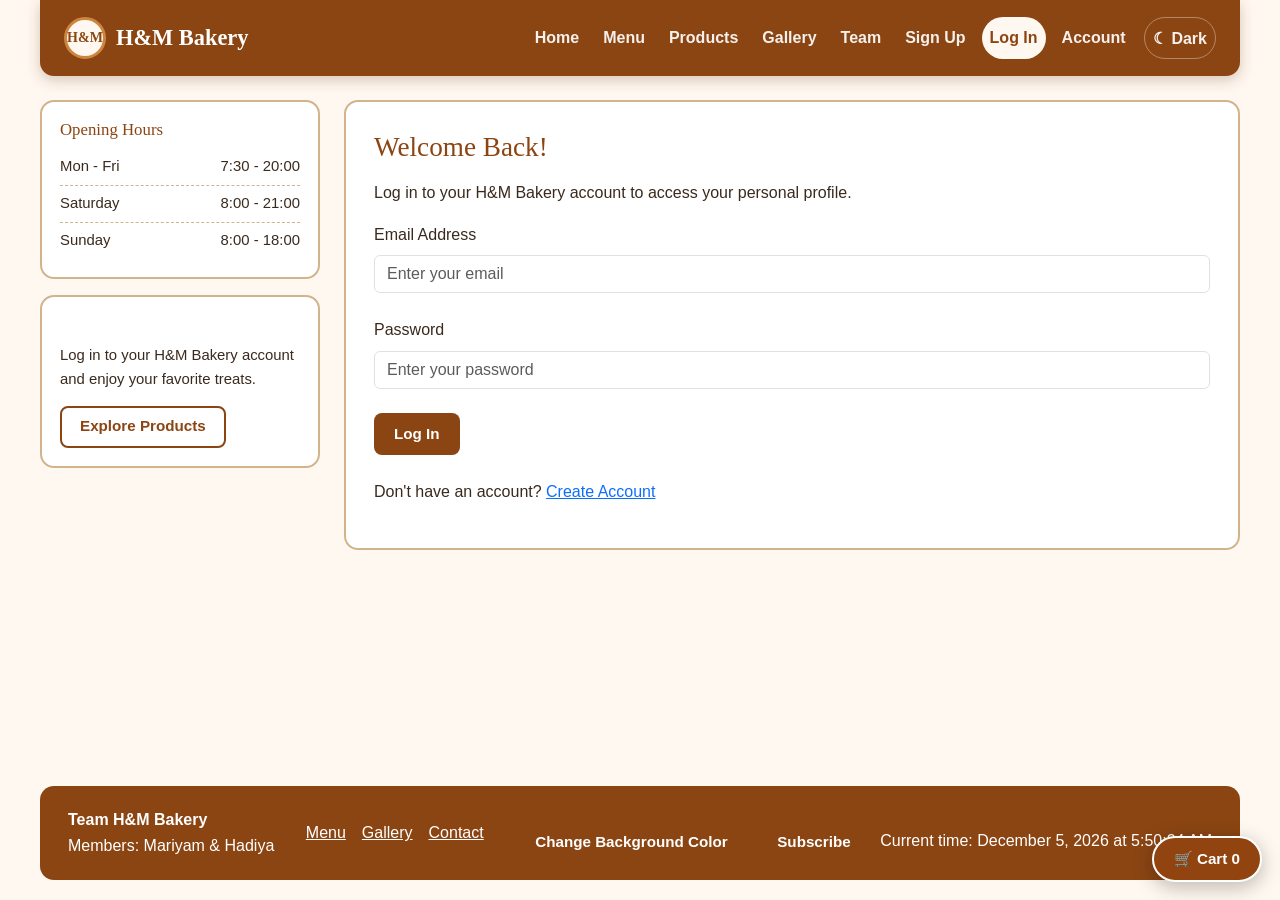
<file: profile.html>
<!DOCTYPE html>
<html lang="en">
<head>
    <meta charset="UTF-8">
    <meta name="viewport" content="width=device-width, initial-scale=1.0">

    <title>H&M Bakery - My Profile</title>

    <link rel="stylesheet"
          href="https://cdn.jsdelivr.net/npm/bootstrap@5.3.3/dist/css/bootstrap.min.css">

    <link rel="stylesheet" href="css/style.css">
    <link rel="stylesheet" href="css/assignment5.css">
    <link rel="stylesheet" href="css/final-polish.css">
</head>

<body>

<div class="page">

    <!-- HEADER -->
    <header class="site-header-area">

        <nav class="navbar navbar-expand-lg navbar-dark bakery-navbar sticky-top">

            <div class="container-fluid px-3 px-lg-4">

                <a class="navbar-brand" href="index.html">
                    <span class="logo-mark">H&M</span>
                    <span>H&M Bakery</span>
                </a>

                <button class="navbar-toggler"
                        type="button"
                        data-bs-toggle="collapse"
                        data-bs-target="#mainNav">

                    <span class="navbar-toggler-icon"></span>

                </button>

                <div class="collapse navbar-collapse" id="mainNav">

                    <ul class="navbar-nav ms-auto mb-2 mb-lg-0 gap-lg-2">

                        <li class="nav-item">
                            <a class="nav-link" href="index.html">Home</a>
                        </li>

                        <li class="nav-item">
                            <a class="nav-link" href="menu.html">Menu</a>
                        </li>

                        <li class="nav-item">
                            <a class="nav-link" href="products.html">Products</a>
                        </li>

                        <li class="nav-item">
                            <a class="nav-link" href="gallery.html">Gallery</a>
                        </li>

                        <li class="nav-item">
                            <a class="nav-link" href="team.html">Team</a>
                        </li>

                        <li class="nav-item">
                            <a class="nav-link" href="contact.html">Sign Up</a>
                        </li>

                        <li class="nav-item">
                            <a class="nav-link active" href="profile.html">My Profile</a>
                        </li>

                    </ul>

                </div>
            </div>
        </nav>
    </header>


    <!-- SIDEBAR -->
    <aside class="sidebar">

        <section class="side-box">

            <h3>Opening Hours</h3>

            <ul class="hours">
                <li><span>Mon - Fri</span><span>7:30 - 20:00</span></li>
                <li><span>Saturday</span><span>8:00 - 21:00</span></li>
                <li><span>Sunday</span><span>8:00 - 18:00</span></li>
            </ul>

        </section>

        <section class="side-box side-special">

            <h3>Thank You!</h3>

            <p>Thank you for being part of our H&M Bakery family.</p>

            <a href="products.html" class="btn btn-light">
                Explore Products
            </a>

        </section>

    </aside>


    <!-- MAIN CONTENT -->
    <main class="content">

        <section class="panel">

            <h2 class="mb-3">My Profile</h2>

            <p>
                Welcome to your personal H&M Bakery account!
            </p>

            <div class="info-box mb-3">

                <h3>Personal Information</h3>

                <p>
                    <strong>Full Name:</strong>
                    <span id="profile-name"></span>
                </p>

                <p>
                    <strong>Email Address:</strong>
                    <span id="profile-email"></span>
                </p>

                <p>
                    <strong>Phone Number:</strong>
                    <span id="profile-phone"></span>
                </p>

                <p class="mb-0">
                    <strong>Account Status:</strong>
                    <span class="text-success">Active</span>
                </p>

            </div>

            <p id="profile-message"
               class="form-feedback"
               aria-live="polite"></p>

            <button type="button"
                    id="logout-button"
                    class="btn btn-primary">

                Log Out

            </button>

            <a href="products.html"
               class="btn btn-outline-primary ms-2">

                Browse Products

            </a>

        </section>

    </main>


    <!-- FOOTER -->
    <footer class="site-footer">

        <div>
            <p><strong>Team H&M Bakery</strong></p>
            <p>Members: Mariyam &amp; Hadiya</p>
        </div>

        <nav class="footer-links">

            <a href="menu.html">Menu</a>
            <a href="gallery.html">Gallery</a>
            <a href="contact.html">Contact</a>

        </nav>

        <div class="footer-interactive">

            <button type="button"
                    class="btn btn-sm btn-outline-light"
                    id="change-color">

                Change Background Color

            </button>

            <button type="button"
                    class="btn btn-sm btn-outline-light"
                    id="open-subscribe">

                Subscribe

            </button>

            <span>
                Current time:
                <time id="live-clock">Loading...</time>
            </span>

        </div>

    </footer>

</div>


<!-- SUBSCRIPTION MODAL -->
<div class="bakery-modal" id="subscribe-modal" hidden>

    <div class="bakery-modal-dialog"
         role="dialog"
         aria-modal="true"
         aria-labelledby="subscribe-title">

        <button class="bakery-modal-close"
                type="button"
                id="close-subscribe"
                aria-label="Close">&times;</button>

        <h2 id="subscribe-title">Subscribe to H&M Bakery</h2>

        <p>Get updates about our cakes and pastries.</p>

        <form id="subscribe-form" novalidate>

            <label for="subscribe-email" class="form-label">
                Email address
            </label>

            <input id="subscribe-email"
                   class="form-control"
                   type="text"
                   placeholder="you@example.com">

            <p id="subscribe-feedback"
               class="form-feedback"
               aria-live="polite"></p>

            <button type="submit" class="btn btn-primary">
                Subscribe
            </button>

        </form>

    </div>
</div>


<!-- SHOPPING CART -->
<aside id="a5-cart-drawer"
       class="a5-cart-drawer"
       hidden
       aria-label="Shopping cart"
       role="dialog">

    <div class="a5-cart-head">

        <h2>Your Cart</h2>

        <button type="button"
                class="a5-btn"
                id="a5-cart-close">✕</button>

    </div>

    <div id="a5-cart-lines" aria-live="polite"></div>

    <p id="a5-cart-total" class="a5-cart-total"></p>

    <button type="button"
            class="a5-btn"
            id="a5-cart-clear">Clear cart</button>

    <p class="a5-cart-note">
        Demo cart only — no real order is placed.
    </p>

</aside>

<button type="button"
        id="a5-cart-toggle"
        class="a5-cart-floating"
        aria-controls="a5-cart-drawer"
        aria-expanded="false">

    🛒 Cart <span id="a5-cart-count">0</span>

</button>

<div id="a5-toast" class="a5-toast"
     role="status"
     aria-live="polite"></div>


<!-- SCRIPTS -->
<script src="https://cdn.jsdelivr.net/npm/bootstrap@5.3.3/dist/js/bootstrap.bundle.min.js"></script>

<script src="js/script.js" defer></script>
<script src="js/assignment5.js" defer></script>
<script src="js/auth.js" defer></script>
<script src="js/ui-effects.js" defer></script>
</body>
</html>
</file>
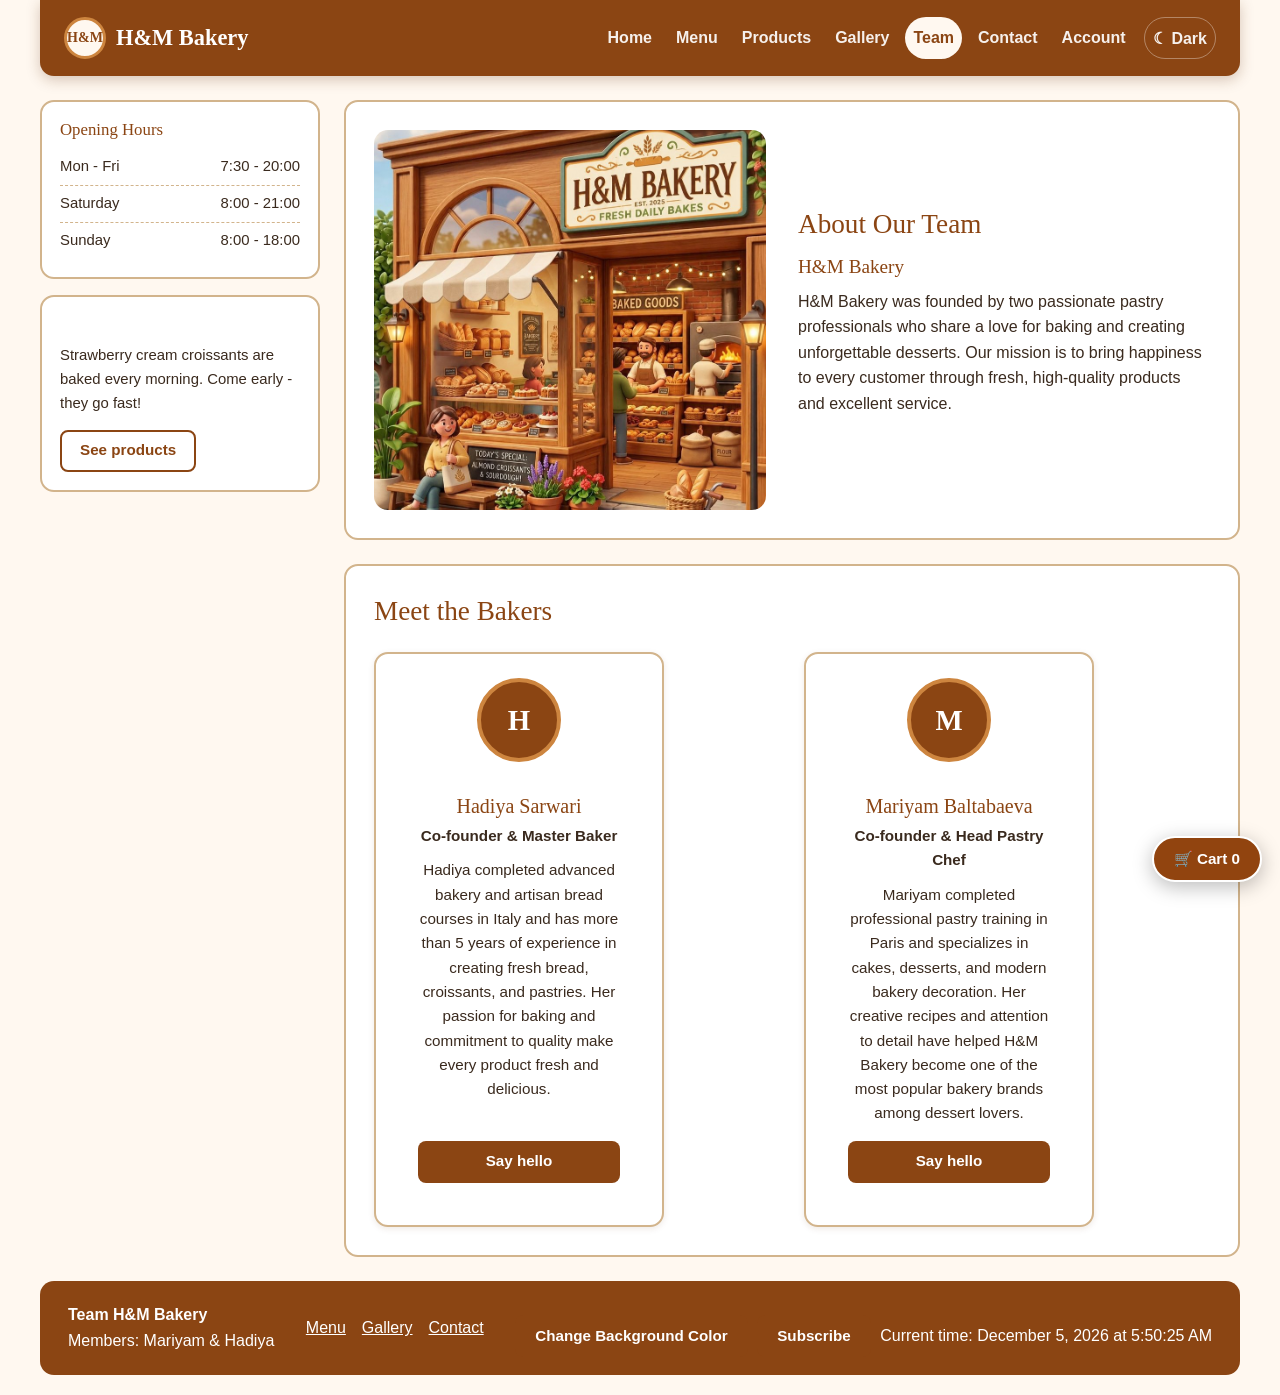
<file: team.html>
<!DOCTYPE html>
<html lang="en">
<head>
    <meta charset="UTF-8">
    <meta name="viewport" content="width=device-width, initial-scale=1.0">
    <title>H&amp;M Bakery - Team</title>
    <link rel="stylesheet" href="https://cdn.jsdelivr.net/npm/bootstrap@5.3.3/dist/css/bootstrap.min.css">
    <link rel="stylesheet" href="css/style.css">
    <link rel="stylesheet" href="css/assignment5.css">
    <link rel="stylesheet" href="css/final-polish.css">
</head>
<body>

<div class="page">

    <header class="site-header-area">
        <nav class="navbar navbar-expand-lg navbar-dark bakery-navbar sticky-top">
            <div class="container-fluid px-3 px-lg-4">
                <a class="navbar-brand" href="index.html" aria-label="H&amp;M Bakery home">
                    <span class="logo-mark">H&amp;M</span>
                    <span>H&amp;M Bakery</span>
                </a>
                <button class="navbar-toggler" type="button" data-bs-toggle="collapse"
                        data-bs-target="#mainNav" aria-controls="mainNav"
                        aria-expanded="false" aria-label="Toggle navigation">
                    <span class="navbar-toggler-icon"></span>
                </button>
                <div class="collapse navbar-collapse" id="mainNav">
                    <ul class="navbar-nav ms-auto mb-2 mb-lg-0 gap-lg-2">
                        <li class="nav-item"><a class="nav-link" href="index.html">Home</a></li>
                        <li class="nav-item"><a class="nav-link" href="menu.html">Menu</a></li>
                        <li class="nav-item"><a class="nav-link" href="products.html">Products</a></li>
                        <li class="nav-item"><a class="nav-link" href="gallery.html">Gallery</a></li>
                        <li class="nav-item"><a class="nav-link active" aria-current="page" href="team.html">Team</a></li>
                        <li class="nav-item"><a class="nav-link" href="contact.html">Contact</a></li>
                    </ul>
                </div>
            </div>
        </nav>
    </header>

    <aside class="sidebar">
        <section class="side-box">
            <h3>Opening Hours</h3>
            <ul class="hours">
                <li><span>Mon - Fri</span><span>7:30 - 20:00</span></li>
                <li><span>Saturday</span><span>8:00 - 21:00</span></li>
                <li><span>Sunday</span><span>8:00 - 18:00</span></li>
            </ul>
        </section>
        <section class="side-box side-special">
            <h3>Fresh Today</h3>
            <p>Strawberry cream croissants are baked every morning. Come early - they go fast!</p>
            <a class="btn btn-light" href="products.html">See products</a>
        </section>
    </aside>

    <main class="content">
        <section class="panel hero">
            <div class="hero-media">
                <img src="images/team-bakery.jpg" alt="Illustration of the H&amp;M Bakery shop front" style="height:380px; object-position:center 30%">
            </div>
            <div class="hero-text">
                <h2>About Our Team</h2>
                <h3>H&amp;M Bakery</h3>
                <p>
                    H&amp;M Bakery was founded by two passionate pastry professionals who share a
                    love for baking and creating unforgettable desserts. Our mission is to
                    bring happiness to every customer through fresh, high-quality products and
                    excellent service.
                </p>
            </div>
        </section>

        <!-- ASSIGNMENT 3 / TASK 3 — BOOTSTRAP GRID, two columns (col-lg-6)
             ASSIGNMENT 3 / TASK 8 — BOOTSTRAP CARDS
             ASSIGNMENT 3 / TASK 4 — SPACING UTILITIES -->
        <section class="panel">
            <h2 class="mb-4">Meet the Bakers</h2>
            <div class="row row-cols-1 row-cols-lg-2 g-4">
                <div class="col">
                    <div class="card bs-card h-100 text-center p-3 p-lg-4">
                        <div class="avatar mx-auto">H</div>
                        <div class="card-body">
                            <h3 class="card-title h5">Hadiya Sarwari</h3>
                            <p class="role">Co-founder &amp; Master Baker</p>
                            <p class="card-text">
                                Hadiya completed advanced bakery and artisan bread courses in Italy and has
                                more than 5 years of experience in creating fresh bread, croissants, and
                                pastries. Her passion for baking and commitment to quality make every
                                product fresh and delicious.
                            </p>
                            <a class="btn btn-primary" href="contact.html">Say hello</a>
                        </div>
                    </div>
                </div>
                <div class="col">
                    <div class="card bs-card h-100 text-center p-3 p-lg-4">
                        <div class="avatar mx-auto">M</div>
                        <div class="card-body">
                            <h3 class="card-title h5">Mariyam Baltabaeva</h3>
                            <p class="role">Co-founder &amp; Head Pastry Chef</p>
                            <p class="card-text">
                                Mariyam completed professional pastry training in Paris and specializes in
                                cakes, desserts, and modern bakery decoration. Her creative recipes and
                                attention to detail have helped H&amp;M Bakery become one of the most popular
                                bakery brands among dessert lovers.
                            </p>
                            <a class="btn btn-primary" href="contact.html">Say hello</a>
                        </div>
                    </div>
                </div>
            </div>
        </section>
    </main>

    <footer class="site-footer">
        <div>
            <p><strong>Team H&amp;M Bakery</strong></p>
            <p>Members: Mariyam &amp; Hadiya</p>
        </div>
        <nav class="footer-links" aria-label="Footer navigation">
            <a href="menu.html">Menu</a>
            <a href="gallery.html">Gallery</a>
            <a href="contact.html">Contact</a>
        </nav>
        <div class="footer-interactive"><button type="button" class="btn btn-sm btn-outline-light" id="change-color">Change Background Color</button> <button type="button" class="btn btn-sm btn-outline-light" id="open-subscribe">Subscribe</button><span>Current time: <time id="live-clock">Loading...</time></span></div>
    </footer>

</div>

<script src="https://cdn.jsdelivr.net/npm/bootstrap@5.3.3/dist/js/bootstrap.bundle.min.js"></script>
<div class="bakery-modal" id="subscribe-modal" hidden><div class="bakery-modal-dialog" role="dialog" aria-modal="true" aria-labelledby="subscribe-title"><button class="bakery-modal-close" type="button" id="close-subscribe" aria-label="Close subscription form">&times;</button><h2 id="subscribe-title">Subscribe to H&amp;M Bakery</h2><p>Get updates about our cakes and pastries.</p><form id="subscribe-form" novalidate><label for="subscribe-email" class="form-label">Email address</label><input id="subscribe-email" class="form-control" type="text" inputmode="email" autocomplete="email" placeholder="you@example.com"><p id="subscribe-feedback" class="form-feedback" aria-live="polite"></p><button type="submit" class="btn btn-primary">Subscribe</button></form></div></div>
<script src="js/script.js" defer></script>
<script src="js/assignment5.js" defer></script>

<!-- Assignment 5: shared interactive shopping cart -->
<aside id="a5-cart-drawer" class="a5-cart-drawer" hidden aria-label="Shopping cart" role="dialog" aria-modal="false">
  <div class="a5-cart-head"><h2>Your Cart</h2><button type="button" class="a5-btn" id="a5-cart-close" aria-label="Close cart">✕</button></div>
  <div id="a5-cart-lines" aria-live="polite"></div>
  <p id="a5-cart-total" class="a5-cart-total"></p>
  <button type="button" class="a5-btn" id="a5-cart-clear">Clear cart</button>
  <p class="a5-cart-note">Demo cart only — no payment or real order is placed.</p>
</aside>
<button type="button" id="a5-cart-toggle" class="a5-cart-floating" aria-controls="a5-cart-drawer" aria-expanded="false">🛒 Cart <span id="a5-cart-count">0</span></button>
<div id="a5-toast" class="a5-toast" role="status" aria-live="polite"></div>
<script src="js/ui-effects.js" defer></script>
</body>
</html>
</file>
<file: css/style.css>
/* ==========================================================
   H&M Bakery — Assignment 2: Flexbox & Grid
   Part 1: Flexbox  -> header/nav, card rows, small components
   Part 2: Grid     -> page layout (grid areas), image gallery
   ========================================================== */

:root {
    --crust: #8B4513;        /* primary brown (from Assignment 1) */
    --crust-dark: #5e2f0d;
    --caramel: #CD853F;
    --sienna: #A0522D;
    --sand: #D2B48C;
    --cream: #fff8f0;
    --paper: #ffffff;
    --ink: #3a2a1e;
    --berry: #b23a55;        /* strawberry accent from the photos */
    --radius: 14px;
    --gap: 24px;
    --shadow: 0 2px 6px rgba(94, 47, 13, .10);
    --shadow-hover: 0 14px 28px rgba(94, 47, 13, .22);
}

*, *::before, *::after { box-sizing: border-box; }

body {
    font-family: Arial, Helvetica, sans-serif;
    background-color: var(--cream);
    color: var(--ink);
    margin: 0;
    line-height: 1.6;
}

h1, h2, h3 {
    font-family: Georgia, "Times New Roman", serif;
    color: var(--crust);
    line-height: 1.25;
    margin: 0 0 .5em;
}
h2 { font-size: 1.7rem; }
h3 { font-size: 1.2rem; }
p  { margin: 0 0 1em; }
img { max-width: 100%; display: block; }

a:focus-visible, button:focus-visible, input:focus-visible,
select:focus-visible, textarea:focus-visible, .gallery-item:focus-visible {
    outline: 3px solid var(--berry);
    outline-offset: 2px;
}

/* ==========================================================
   PART 2 / TASK 3 — PAGE LAYOUT WITH GRID AREAS
   The parent (.page) is a grid container with named areas.
   ========================================================== */
.page {
    display: grid;
    grid-template-columns: 280px minmax(0, 1fr);   /* sidebar | main */
    grid-template-rows: auto 1fr auto;             /* header | content | footer */
    grid-template-areas:
        "header  header"
        "sidebar main"
        "footer  footer";
    gap: var(--gap);
    max-width: 1240px;
    min-height: 100vh;
    margin: 0 auto;
    padding: 0 20px 20px;
}

.site-header-area { grid-area: header; z-index: 20; }
.sidebar          { grid-area: sidebar; }
.content          { grid-area: main; min-width: 0; }
.site-footer      { grid-area: footer; }

/* ==========================================================
   ASSIGNMENT 3 / TASK 5 — BOOTSTRAP NAVIGATION BAR
   The Assignment 2 custom flex header has been REPLACED by
   Bootstrap's own <nav class="navbar"> component (see the HTML).
   These rules only theme Bootstrap's default look with the
   bakery colors — the responsive collapse/hamburger behaviour
   itself is 100% Bootstrap (navbar-expand-lg + navbar-toggler).
   ========================================================== */
.logo-mark {
    display: flex;
    align-items: center;
    justify-content: center;
    width: 42px;
    height: 42px;
    border-radius: 50%;
    background: var(--cream);
    color: var(--crust);
    font: bold 14px Georgia, serif;
    border: 3px solid var(--caramel);
    flex: none;
}

.bakery-navbar {
    background-color: var(--crust) !important;
    padding-top: 12px;
    padding-bottom: 12px;
    box-shadow: 0 4px 14px rgba(94, 47, 13, .25);
    border-radius: 0 0 var(--radius) var(--radius);
}
.bakery-navbar .navbar-brand {
    display: flex;
    align-items: center;
    gap: 10px;
    color: #fff;
    font: bold 1.4rem Georgia, "Times New Roman", serif;
}
.bakery-navbar .nav-link {
    color: rgba(255, 255, 255, .92) !important;
    font-weight: 600;
    border-radius: 999px;
    transition: background-color .2s, transform .2s;
}
.bakery-navbar .nav-link:hover,
.bakery-navbar .nav-link:focus {
    background-color: var(--caramel);
    color: #fff !important;
    transform: translateY(-1px);
}
.bakery-navbar .nav-link.active {
    background-color: var(--cream);
    color: var(--crust) !important;
    font-weight: bold;
}
.bakery-navbar .navbar-toggler {
    border-color: rgba(255, 255, 255, .6);
}
.bakery-navbar .navbar-toggler-icon {
    filter: invert(1);
}

/* ---------- Sidebar (grid area "sidebar") ---------- */
.sidebar {
    align-self: start;
    position: sticky;
    top: 96px;
    display: flex;
    flex-direction: column;
    gap: 16px;
}
.side-box {
    background: var(--paper);
    border: 2px solid var(--sand);
    border-radius: var(--radius);
    padding: 18px;
}
.side-box h3 { font-size: 1.05rem; }
.hours { list-style: none; margin: 0; padding: 0; }
.hours li {
    display: flex;                       /* label left, time right */
    justify-content: space-between;
    gap: 10px;
    padding: 6px 0;
    border-bottom: 1px dashed var(--sand);
    font-size: .93rem;
}
.hours li:last-child { border-bottom: 0; }
.side-special { background: var(--crust); border-color: var(--crust); color: white; }
.side-special h3 { color: white; }
.side-special p  { font-size: .93rem; margin-bottom: 14px; }

/* ---------- Main content ---------- */
.content { display: flex; flex-direction: column; gap: var(--gap); }

.panel {
    background: var(--paper);
    border: 2px solid var(--sand);
    border-radius: var(--radius);
    padding: 28px;
}

/* ---------- Buttons ---------- */
.btn, button {
    display: inline-block;
    background-color: var(--crust);
    color: white;
    border: none;
    padding: 11px 20px;
    border-radius: 8px;
    font: bold .95rem Arial, sans-serif;
    text-decoration: none;
    text-align: center;
    cursor: pointer;
    transition: background-color .2s, transform .2s;
}
.btn:hover, button:hover { background-color: var(--caramel); }
.btn-light { background: transparent; color: var(--crust); border: 2px solid var(--crust); padding: 9px 18px; }
.btn-light:hover { background: var(--crust); color: white; }

/* ==========================================================
   ASSIGNMENT 3 / TASK 6 — BOOTSTRAP BUTTONS
   Theme Bootstrap's own button classes with the bakery colors
   using Bootstrap 5.3's CSS-variable API (no !important needed,
   still 100% Bootstrap btn classes in the HTML).
   ========================================================== */
.btn-primary {
    --bs-btn-bg: var(--crust);
    --bs-btn-border-color: var(--crust);
    --bs-btn-hover-bg: var(--caramel);
    --bs-btn-hover-border-color: var(--caramel);
    --bs-btn-active-bg: var(--sienna);
    --bs-btn-active-border-color: var(--sienna);
}
.btn-outline-primary {
    --bs-btn-color: var(--crust);
    --bs-btn-border-color: var(--crust);
    --bs-btn-hover-bg: var(--crust);
    --bs-btn-hover-border-color: var(--crust);
    --bs-btn-active-bg: var(--sienna);
}
.btn-secondary {
    --bs-btn-bg: var(--berry);
    --bs-btn-border-color: var(--berry);
    --bs-btn-hover-bg: #8f2c43;
    --bs-btn-hover-border-color: #8f2c43;
}
.btn-outline-secondary {
    --bs-btn-color: var(--berry);
    --bs-btn-border-color: var(--berry);
    --bs-btn-hover-bg: var(--berry);
    --bs-btn-hover-border-color: var(--berry);
}

/* ---------- Hero (flexbox: text + image side by side) ---------- */
.hero {
    display: flex;
    align-items: center;
    gap: 32px;
    flex-wrap: wrap;
}
.hero-text  { flex: 1 1 300px; }
.hero-media { flex: 1 1 280px; }
.hero-media img { width: 100%; height: 320px; object-fit: cover; border-radius: var(--radius); }
.hero-actions { display: flex; flex-wrap: wrap; gap: 12px; margin-top: 8px; }
.lead { font-size: 1.05rem; }

/* ---------- Feature list (flexbox small components) ---------- */
.features {
    list-style: none;
    margin: 0;
    padding: 0;
    display: flex;
    flex-wrap: wrap;
    gap: 16px;
}
.features li {
    flex: 1 1 170px;
    display: flex;
    align-items: center;
    gap: 12px;
    background: var(--cream);
    border: 1px solid var(--sand);
    border-radius: 10px;
    padding: 14px 16px;
    font-weight: bold;
    color: var(--crust);
}
.features .dot {
    flex: none;
    width: 34px; height: 34px;
    display: flex; align-items: center; justify-content: center;
    border-radius: 50%;
    background: var(--crust);
    color: white;
    font-size: .95rem;
}

/* ==========================================================
   PART 1 / TASK 2 — CARD ROW (Flexbox)
   ========================================================== */
.card-row {
    display: flex;                       /* cards appear in a row        */
    flex-wrap: wrap;                     /* wrap on smaller screens      */
    justify-content: center;
    align-items: stretch;                /* equal height cards           */
    gap: var(--gap);                     /* consistent gap               */
}
.card {
    flex: 1 1 240px;
    max-width: 290px;
    display: flex;                       /* card = flex column           */
    flex-direction: column;
    background: var(--paper);
    border: 2px solid var(--sand);
    border-radius: var(--radius);
    overflow: hidden;
    box-shadow: var(--shadow);
    transition: transform .25s ease, box-shadow .25s ease;
}
.card:hover {                            /* hover effect: lift + shadow  */
    transform: translateY(-8px);
    box-shadow: var(--shadow-hover);
}
.card img {
    width: 100%;
    aspect-ratio: 4 / 3;
    object-fit: cover;
    object-position: center 35%;
}
.card-body {
    flex: 1;                             /* body fills leftover height   */
    display: flex;
    flex-direction: column;
    padding: 18px;
}
.card-body h3 { margin-bottom: 6px; }
.card-body p  { font-size: .95rem; }
.card-body .btn { margin-top: auto; }    /* button always sticks to the bottom */
.price {
    align-self: flex-start;
    background: var(--berry);
    color: white;
    font-weight: bold;
    font-size: .85rem;
    padding: 3px 12px;
    border-radius: 999px;
    margin-bottom: 10px;
}

/* Two-column info panels (menu lists, contact info) */
.info-row { display: flex; flex-wrap: wrap; gap: var(--gap); }
.info-row > * { flex: 1 1 240px; }
.info-box {
    background: var(--cream);
    border: 1px solid var(--sand);
    border-radius: 10px;
    padding: 18px 22px;
}
.info-box ul, .info-box ol { margin: 0; padding-left: 20px; line-height: 1.9; }

/* Team avatar */
.avatar {
    width: 84px; height: 84px;
    margin-bottom: 14px;
    display: flex; align-items: center; justify-content: center;
    border-radius: 50%;
    background: var(--crust);
    color: white;
    font: bold 1.8rem Georgia, serif;
    border: 4px solid var(--caramel);
}
.member-card { padding: 24px; align-items: center; text-align: center; max-width: 340px; }
.member-card .card-body { padding: 0; align-items: center; }
.role { color: var(--berry); font-weight: bold; margin-bottom: 10px; }

/* ---------- Table (products) ---------- */
.table-wrap { overflow-x: auto; }
table { width: 100%; border-collapse: collapse; }
th { background-color: var(--crust); color: white; }
th, td { border: 1px solid #ccc; padding: 12px; text-align: center; }
tbody tr:nth-child(even) { background: var(--cream); }
tbody tr:hover { background: #f5e3cc; }

/* ---------- Contact form ---------- */
#contact-form { display: flex; flex-direction: column; gap: 16px; max-width: 640px; }
.form-row { display: flex; flex-wrap: wrap; gap: 16px; }
.form-row > .field { flex: 1 1 240px; }
.field { display: flex; flex-direction: column; gap: 6px; }
.field label { font-weight: bold; color: var(--crust); }
input, select, textarea {
    width: 100%;
    padding: 10px;
    border: 1px solid var(--sand);
    border-radius: 6px;
    font: inherit;
    background: white;
}
#contact-form button { align-self: flex-start; }

/* ==========================================================
   PART 2 / TASK 4 — IMAGE GALLERY (CSS Grid)
   ========================================================== */
.gallery {
    display: grid;                                   /* grid container */
    grid-template-columns: repeat(4, 1fr);           /* equal columns  */
    grid-template-rows: repeat(3, 1fr);              /* equal rows     */
    gap: 14px;                                       /* consistent spacing */
}
.gallery-item {
    position: relative;
    margin: 0;
    aspect-ratio: 1 / 1;
    overflow: hidden;
    border-radius: 12px;
    border: 2px solid var(--sand);
    background: var(--sand);
}
.gallery-item img {
    width: 100%; height: 100%;
    object-fit: cover;
    transition: transform .4s ease;
}
.gallery-item figcaption {                           /* caption overlay */
    position: absolute;
    inset: 0;
    display: flex;
    flex-direction: column;
    justify-content: flex-end;
    padding: 14px;
    color: white;
    font-weight: bold;
    background: linear-gradient(to top, rgba(59, 28, 8, .88), rgba(59, 28, 8, .15) 65%, transparent);
    opacity: 0;
    transform: translateY(14px);
    transition: opacity .3s ease, transform .3s ease;
}
.gallery-item figcaption small { font-weight: normal; opacity: .85; margin-top: 2px; }
.gallery-item:hover figcaption,
.gallery-item:focus-within figcaption,
.gallery-item:focus figcaption { opacity: 1; transform: none; }
.gallery-item:hover img { transform: scale(1.08); }

/* ---------- Footer (grid area "footer", flexbox inside) ---------- */
.site-footer {
    display: flex;
    justify-content: space-between;
    align-items: center;
    flex-wrap: wrap;
    gap: 12px;
    background-color: var(--crust);
    color: white;
    padding: 18px 28px;
    border-radius: var(--radius);
}
.site-footer p { margin: 0; }
.footer-links { display: flex; gap: 16px; }
.footer-links a { color: white; }

/* ==========================================================
   ASSIGNMENT 3 / TASK 8 — BOOTSTRAP CARDS
   Applied to Bootstrap's own .card component (index, menu,
   products and team pages), grouped with .row-cols / card-group.
   ========================================================== */
.bs-card {
    border-color: var(--sand);
    transition: transform .25s ease, box-shadow .25s ease;
    height: 100%;
}
.bs-card:hover { transform: translateY(-6px); box-shadow: var(--shadow-hover); }
.bs-card img { aspect-ratio: 4 / 3; object-fit: cover; }
.bs-card .card-title { color: var(--crust); font-family: Georgia, serif; }
.bs-price {
    display: inline-block;
    background: var(--berry);
    color: #fff;
    font-weight: bold;
    font-size: .8rem;
    padding: 3px 12px;
    border-radius: 999px;
}

/* ==========================================================
   ASSIGNMENT 3 / TASK 7 — BOOTSTRAP CAROUSEL
   ========================================================== */
.bakery-carousel .carousel-item img {
    width: 100%;
    height: 420px;
    object-fit: cover;
    border-radius: var(--radius);
}
.bakery-carousel .carousel-caption {
    background: rgba(59, 28, 8, .55);
    border-radius: 10px;
    padding: 8px 18px;
}
.bakery-carousel .carousel-control-prev-icon,
.bakery-carousel .carousel-control-next-icon {
    background-color: rgba(0, 0, 0, .35);
    border-radius: 50%;
    padding: 18px;
}
.bakery-carousel .carousel-indicators [data-bs-target] {
    width: 12px;
    height: 12px;
    border-radius: 50%;
    background-color: var(--cream);
    border: 2px solid var(--crust);
    opacity: .85;
    margin: 0 5px;
}
.bakery-carousel .carousel-indicators .active {
    background-color: var(--caramel);
    opacity: 1;
}
@media (max-width: 560px) {
    .bakery-carousel .carousel-item img { height: 260px; }
}

/* ==========================================================
   ASSIGNMENT 3 / TASK 9 — RESPONSIVE FORM (Bootstrap)
   ========================================================== */
.bs-form .form-label { color: var(--crust); font-weight: bold; }
.bs-form .form-control:focus,
.bs-form .form-select:focus {
    border-color: var(--caramel);
    box-shadow: 0 0 0 .2rem rgba(205, 133, 63, .35);
}

/* ==========================================================
   RESPONSIVE
   ========================================================== */
@media (max-width: 1000px) {
    .gallery {
        grid-template-columns: repeat(3, 1fr);
        grid-template-rows: repeat(4, 1fr);
    }
}

@media (max-width: 860px) {
    /* the grid areas are re-arranged: one column, sidebar under main */
    .page {
        grid-template-columns: minmax(0, 1fr);
        grid-template-rows: auto;
        grid-template-areas:
            "header"
            "main"
            "sidebar"
            "footer";
    }
    .sidebar { position: static; }
}

@media (max-width: 720px) {
    .panel { padding: 20px; }
    .site-footer { flex-direction: column; text-align: center; }
}

@media (max-width: 560px) {
    .gallery {
        grid-template-columns: repeat(2, 1fr);
        grid-template-rows: repeat(6, 1fr);
        gap: 10px;
    }
}

/* Touch screens have no hover: keep captions visible */
@media (hover: none) {
    .gallery-item figcaption { opacity: 1; transform: none; }
}

@media (prefers-reduced-motion: reduce) {
    * { transition: none !important; }
}

/* Assignment 4 interactive components */
body { transition: background-color .35s ease; }
.js-feature { margin-top: 1.5rem; }
.feature-actions { display:flex; gap: .75rem; flex-wrap:wrap; }
.faq-item { border-bottom: 1px solid #d7c9bc; }
.faq-question { width:100%; padding:1rem .25rem; background:transparent; border:0; color:inherit; display:flex; justify-content:space-between; gap:1rem; text-align:left; font-weight:600; cursor:pointer; }
.faq-question:focus-visible { outline:3px solid #925c45; outline-offset:2px; }
.faq-answer { opacity:1; max-height:none; overflow:visible; transition:opacity .2s ease; }
.faq-answer[hidden] { display:none !important; }
.faq-answer:not([hidden]) { display:block; opacity:1; }
.faq-answer p { padding:.25rem .5rem 1rem; margin:0; }
.bakery-modal[hidden], .faq-answer[hidden] { display:none !important; }
.bakery-modal { position:fixed; inset:0; z-index:3000; display:flex; align-items:center; justify-content:center; padding:1rem; background:rgba(25,20,18,.65); }
.bakery-modal-dialog { position:relative; width:min(100%, 440px); background:#fffaf5; color:#352b28; border-radius:16px; padding:2rem; box-shadow:0 20px 65px rgba(0,0,0,.3); }
.bakery-modal-close { position:absolute; top:.5rem; right:.75rem; background:none; border:0; font-size:2rem; line-height:1; cursor:pointer; }
.modal-open { overflow:hidden; }
.field-error, .form-feedback { color:#9a2730; font-size:.9rem; margin-top:.3rem; }
.form-success { color:#206c3a; margin-top:.75rem; font-weight:600; }
.footer-interactive { display:flex; gap:.6rem; align-items:center; flex-wrap:wrap; margin-top:1rem; }
@media (prefers-reduced-motion:reduce) { .faq-answer, body { transition:none; } }


/* ==========================================
   FINAL PROJECT - ANIMATED UI EFFECTS
   ========================================== */

/* Smooth transitions for interactive elements */
.btn,
button:not(.navbar-toggler),
.nav-link,
.bs-card,
.side-box,
.gallery-item {
    transition:
        transform 0.3s ease,
        box-shadow 0.3s ease,
        background-color 0.3s ease,
        color 0.3s ease,
        border-color 0.3s ease;
}

/* Button hover animation */
.btn:hover,
button:not(.navbar-toggler):hover {
    transform: translateY(-3px);
    box-shadow: 0 6px 14px rgba(94, 47, 13, 0.22);
}

/* Button click animation */
.btn:active,
button:not(.navbar-toggler):active {
    transform: scale(0.96);
}

/* Product card hover animation */
.bs-card {
    overflow: hidden;
    border-radius: 14px;
}

.bs-card:hover {
    transform: translateY(-8px);
    box-shadow: 0 14px 28px rgba(94, 47, 13, 0.20);
}

/* Product image zoom */
.bs-card img {
    transition: transform 0.5s ease;
}

.bs-card:hover img {
    transform: scale(1.05);
}

/* Sidebar animation */
.side-box {
    transition: transform 0.3s ease, box-shadow 0.3s ease;
}

.side-box:hover {
    transform: translateY(-4px);
    box-shadow: 0 8px 18px rgba(94, 47, 13, 0.14);
}

/* Navigation animation */
.bakery-navbar .nav-link {
    transition: all 0.25s ease;
}

.bakery-navbar .nav-link:hover {
    transform: translateY(-3px);
}

/* Input focus animation */
.form-control,
.form-select {
    transition: border-color 0.25s ease, box-shadow 0.25s ease;
}

.form-control:focus,
.form-select:focus {
    border-color: #CD853F;
    box-shadow: 0 0 0 0.2rem rgba(205, 133, 63, 0.2);
}

/* Animated underline for footer links */
.footer-links a {
    transition: color 0.25s ease;
}

.footer-links a:hover {
    color: #CD853F;
}


/* Ripple Effect */
.btn,
button:not(.navbar-toggler) {
    overflow: hidden;
}

.bakery-ripple {
    position: absolute;
    border-radius: 50%;
    background: rgba(255, 255, 255, 0.65);
    transform: scale(0);
    animation: bakery-ripple-animation 0.6s ease-out;
    pointer-events: none;
    z-index: 10;
}

@keyframes bakery-ripple-animation {
    to {
        transform: scale(4);
        opacity: 0;
    }
}


@keyframes bakery-ripple-animation {
    to {
        transform: scale(4);
        opacity: 0;
    }
}

/* Respect users who prefer reduced motion */
@media (prefers-reduced-motion: reduce) {

    *,
    *::before,
    *::after {
        animation-duration: 0.01ms !important;
        animation-iteration-count: 1 !important;
        scroll-behavior: auto !important;
        transition-duration: 0.01ms !important;
    }

}

/* ==========================================
   EXTERNAL API - DESSERT RECIPES
   ========================================== */

.api-recipes-section {
    margin-top: 35px;
}

.api-recipes-section h2 {
    color: #91440f;
}

.api-recipes-section .api-status {
    padding: 15px;
    margin-bottom: 20px;
    color: #91440f;
    font-weight: 600;
}

.api-recipes-section .card {
    height: 100%;
    overflow: hidden;
    border: 1px solid #dfbd98;
    border-radius: 14px;
    background-color: #fffaf5;
    transition: transform 0.3s ease,
                box-shadow 0.3s ease;
}

.api-recipes-section .card:hover {
    transform: translateY(-7px);
    box-shadow: 0 10px 22px rgba(94, 47, 13, 0.18);
}

.api-recipes-section .card-img-top {
    width: 100%;
    height: 210px;
    object-fit: cover;
}

.api-recipes-section .card-title {
    color: #91440f;
    font-family: Georgia, serif;
}

.api-recipes-section .card-text {
    color: #493326;
}

#retry-recipes {
    background-color: #91440f;
    border-color: #91440f;
}

#retry-recipes:hover {
    background-color: #71330c;
}


/* ==========================================
   REAL RECIPE DETAILS
   ========================================== */

.recipe-card .card-body {
    padding: 20px;
}

.recipe-card .card-title {
    color: #91440f;
    font-family: Georgia, serif;
}

.recipe-card .recipe-details {
    padding: 15px;
    background-color: #fff4e8;
    border: 1px solid #dfbd98;
    border-radius: 10px;
    overflow-wrap: anywhere;
}

.recipe-details h4 {
    color: #91440f;
    font-weight: bold;
}

.recipe-ingredients {
    padding-left: 20px;
}

.recipe-ingredients li {
    margin-bottom: 7px;
}

.recipe-instructions {
    line-height: 1.7;
    white-space: pre-line;
}

.recipe-card .btn {
    margin-top: 15px;
}
</file>
<file: css/assignment5.css>
/* Assignment 5: independent styling for interactive components */
.a5-panel{background:#fff;border:2px solid #d9b58b;border-radius:16px;padding:24px;margin:24px 0;color:#332318}.a5-panel h2{color:#91440f}.a5-actions{display:flex;flex-wrap:wrap;gap:10px;margin:14px 0}.a5-btn{border:0;border-radius:9px;padding:10px 17px;background:#91440f;color:white;cursor:pointer}.a5-btn:focus-visible,.a5-star:focus-visible{outline:3px solid #2869b1;outline-offset:3px}.a5-btn[aria-pressed=true]{background:#375c39}.a5-grid{display:grid;grid-template-columns:repeat(auto-fit,minmax(175px,1fr));gap:16px}.a5-card{padding:12px;border:1px solid #dfc5a8;border-radius:12px;transition:transform .25s,box-shadow .25s;background:#fffaf5}.a5-card img{width:100%;height:135px;object-fit:cover;border-radius:8px}.a5-card:hover,.a5-card.a5-pop{transform:translateY(-5px);box-shadow:0 9px 22px #0002}.a5-star{font-size:30px;background:none;border:0;color:#a69c8c;cursor:pointer}.a5-star.selected{color:#e6a400}.a5-extra[hidden],.a5-step[hidden]{display:none!important}.a5-panel input{max-width:100%;padding:8px;border:1px solid #aaa;border-radius:6px}.a5-panel label{display:block;margin:9px 0}.a5-feedback{min-height:24px;font-weight:600}.a5-night{background:#171c24!important;color:#f9e6cc!important}.a5-night .a5-panel{background:#28313d;color:#f9e6cc;border-color:#b57d4c}.a5-night .a5-panel h2{color:#ffca96}.a5-night .a5-card{background:#394351;color:#fff}.a5-night .a5-panel input{color:#111;background:#fff}.a5-night .site-header-area{filter:brightness(.8)}@media(prefers-reduced-motion:reduce){.a5-card{transition:none}}

/* Assignment 5 shared cart, accessible interactive filters */
#a5-drink-grid [hidden],.a5-cart-drawer[hidden]{display:none!important}
.a5-cart-floating{position:fixed;right:18px;bottom:18px;z-index:1050;background:#91440f;color:#fff;border:2px solid #fff;border-radius:28px;padding:12px 20px;box-shadow:0 5px 20px #0004;font-weight:700;cursor:pointer}
.a5-cart-drawer{position:fixed;right:16px;bottom:78px;z-index:1051;width:min(410px,calc(100vw - 32px));max-height:75vh;overflow:auto;background:#fffaf5;color:#302014;border:2px solid #b7834e;border-radius:16px;padding:18px;box-shadow:0 12px 40px #0005}
.a5-cart-head{display:flex;align-items:center;justify-content:space-between;gap:12px}.a5-cart-head h2{font-size:1.5rem;margin:0}.a5-cart-line{display:grid;grid-template-columns:1fr auto;gap:7px;border-bottom:1px solid #d8b68e;padding:12px 0}.a5-cart-controls{grid-column:1/-1;display:flex;align-items:center;gap:8px;flex-wrap:wrap}.a5-cart-controls .a5-btn{padding:5px 12px}.a5-cart-total{font-weight:700;margin:12px 0}.a5-cart-note{font-size:.85rem;margin:10px 0 0}.a5-toast{position:fixed;left:16px;bottom:12px;z-index:1050;background:#fff8ee;color:#573011;border-radius:8px;padding:6px 12px;box-shadow:0 2px 10px #0002}.a5-toast:empty{display:none}.a5-order.a5-pop,.a5-add.a5-pop{transform:scale(1.06);transition:transform .2s}.a5-cart-floating:focus-visible,.a5-cart-drawer button:focus-visible{outline:3px solid #2869b1;outline-offset:3px}
</file>
<file: css/final-polish.css>
/* Final project shared responsive and accessible refinements. */
:root { color-scheme: light; --final-bg:#fff8f0; --final-paper:#fff; --final-ink:#3a2a1e; --final-muted:#6a5140; --final-line:#d2b48c; }
:root[data-theme="dark"] { color-scheme:dark; --final-bg:#171b20; --final-paper:#242a31; --final-ink:#f6eadb; --final-muted:#dac8b4; --final-line:#755b45; --cream:#242a31; --paper:#242a31; --ink:#f6eadb; }
html { scroll-behavior:smooth; }
body { background-color:var(--final-bg); color:var(--final-ink); transition:background-color .25s,color .25s; }
.page, .content, .sidebar, .panel, .side-box, .a5-panel, .a6-panel, .bs-card, .card, .modal-content { color:var(--final-ink); }
.panel, .side-box, .a5-panel, .a6-panel, .bs-card, .card, .modal-content { background-color:var(--final-paper); border-color:var(--final-line); }
.panel p, .card-text, .side-box, .a5-panel, .a6-panel { color:var(--final-ink); }
:root[data-theme="dark"] h1, :root[data-theme="dark"] h2, :root[data-theme="dark"] h3,
:root[data-theme="dark"] .panel h2, :root[data-theme="dark"] .panel h3 { color:#f0bd83; }
:root[data-theme="dark"] .a5-panel h2 { color:#f0bd83; }
:root[data-theme="dark"] .form-control, :root[data-theme="dark"] .form-select,
:root[data-theme="dark"] textarea, :root[data-theme="dark"] input { background-color:#1c2229; color:#fff4e7; border-color:#80684f; }
:root[data-theme="dark"] .form-control::placeholder, :root[data-theme="dark"] input::placeholder { color:#c9b8a5; }
:root[data-theme="dark"] .a5-card, :root[data-theme="dark"] .a5-cart-drawer { background-color:#303943; color:#fff4e7; }
:root[data-theme="dark"] .a6-item { background-color:#303943; color:#fff4e7; }
:root[data-theme="dark"] .text-muted { color:#c9b8a5!important; }
:root[data-theme="dark"] .info-box,
:root[data-theme="dark"] .product-search-panel,
:root[data-theme="dark"] .a6-social-links { background-color:#242a31!important; color:#f6eadb!important; border-color:#755b45!important; }
:root[data-theme="dark"] .info-box p,
:root[data-theme="dark"] .product-search-panel label,
:root[data-theme="dark"] .product-search-panel #product-results-count,
:root[data-theme="dark"] .a6-social-links p { color:#f6eadb!important; }
:root[data-theme="dark"] .bakery-navbar .nav-link.active { background-color:#f0bd83; color:#302014!important; }
:root[data-theme="dark"] #faq-section.faq-accordion { background:#242a31!important; color:#f6eadb!important; border-color:#755b45!important; }
:root[data-theme="dark"] #faq-section h2 { color:#f0bd83!important; }
:root[data-theme="dark"] #faq-section > p,
:root[data-theme="dark"] #faq-section .faq-answer,
:root[data-theme="dark"] #faq-section .faq-answer p { color:#f6eadb!important; }
:root[data-theme="dark"] #faq-section .faq-toggle { color:#f0bd83!important; }
:root[data-theme="dark"] #faq-section .faq-toggle span { color:#f0bd83!important; }
:root[data-theme="dark"] #faq-section .faq-item { border-color:#755b45!important; }
:root[data-theme="dark"] .a6-stats > div { background:#303943!important; border-color:#755b45!important; }
:root[data-theme="dark"] .a6-stats .a6-counter { color:#f0bd83!important; }
:root[data-theme="dark"] .a6-stats span { color:#f6eadb!important; }
:root[data-theme="dark"] .api-recipes-section .api-status { color:#f6eadb!important; }
:root[data-theme="dark"] .api-recipes-section .recipe-card { height:auto!important; align-self:flex-start; background:#242a31!important; color:#f6eadb!important; border-color:#755b45!important; }
:root[data-theme="dark"] .api-recipes-section .recipe-card .card-title,
:root[data-theme="dark"] .recipe-card .recipe-details h4 { color:#f0bd83!important; }
:root[data-theme="dark"] .api-recipes-section .recipe-card .card-text,
:root[data-theme="dark"] .recipe-card .recipe-details,
:root[data-theme="dark"] .recipe-card .recipe-details p,
:root[data-theme="dark"] .recipe-card .recipe-details li { color:#f6eadb!important; }
:root[data-theme="dark"] .recipe-card .recipe-details { background:#303943!important; border-color:#755b45!important; }
:root[data-theme="dark"] .recipe-card .recipe-details a { color:#ffd49c!important; }
.recipe-card .recipe-details[hidden] { display:none!important; }
.api-recipes-section .recipe-card { height:auto; align-self:flex-start; }
.bakery-navbar .theme-toggle { border:1px solid rgba(255,255,255,.35); background:transparent; padding:.45rem .8rem; margin-left:.15rem; }
.bakery-navbar .theme-toggle:hover, .bakery-navbar .theme-toggle:focus-visible { background:var(--caramel); }
.bakery-ripple { position:absolute; border-radius:50%; background:rgba(255,255,255,.35); pointer-events:none; transform:scale(0); animation:bakery-ripple .55s ease-out forwards; }
@keyframes bakery-ripple { to { transform:scale(1); opacity:0; } }
img { height:auto; }
button, .btn { min-height:42px; }
input, select, textarea { max-width:100%; }
@media (max-width: 991.98px) {
 .page { grid-template-columns:minmax(0,1fr); grid-template-areas:"header" "main" "sidebar" "footer"; gap:16px; padding:0 12px 16px; }
 .sidebar { position:static; }
 .page > .content { min-width:0; }
 .panel { padding:clamp(16px,4vw,26px); }
 .bakery-navbar .navbar-nav { align-items:stretch; padding-top:.5rem; }
 .bakery-navbar .nav-link { width:100%; text-align:left; }
}
@media (max-width: 575.98px) {
 .btn-group { display:flex; flex-wrap:wrap; gap:.5rem; }
 .btn-group > .btn { border-radius:.5rem!important; }
 .a6-results, .a5-grid { grid-template-columns:repeat(auto-fit,minmax(min(100%,210px),1fr)); }
 .a6-stats { grid-template-columns:repeat(2,minmax(0,1fr)); }
 .a5-cart-floating { right:12px; bottom:12px; }
}
@media (prefers-reduced-motion:reduce) { html { scroll-behavior:auto; } *,*::before,*::after { animation-duration:.01ms!important; transition-duration:.01ms!important; } }
</file>
